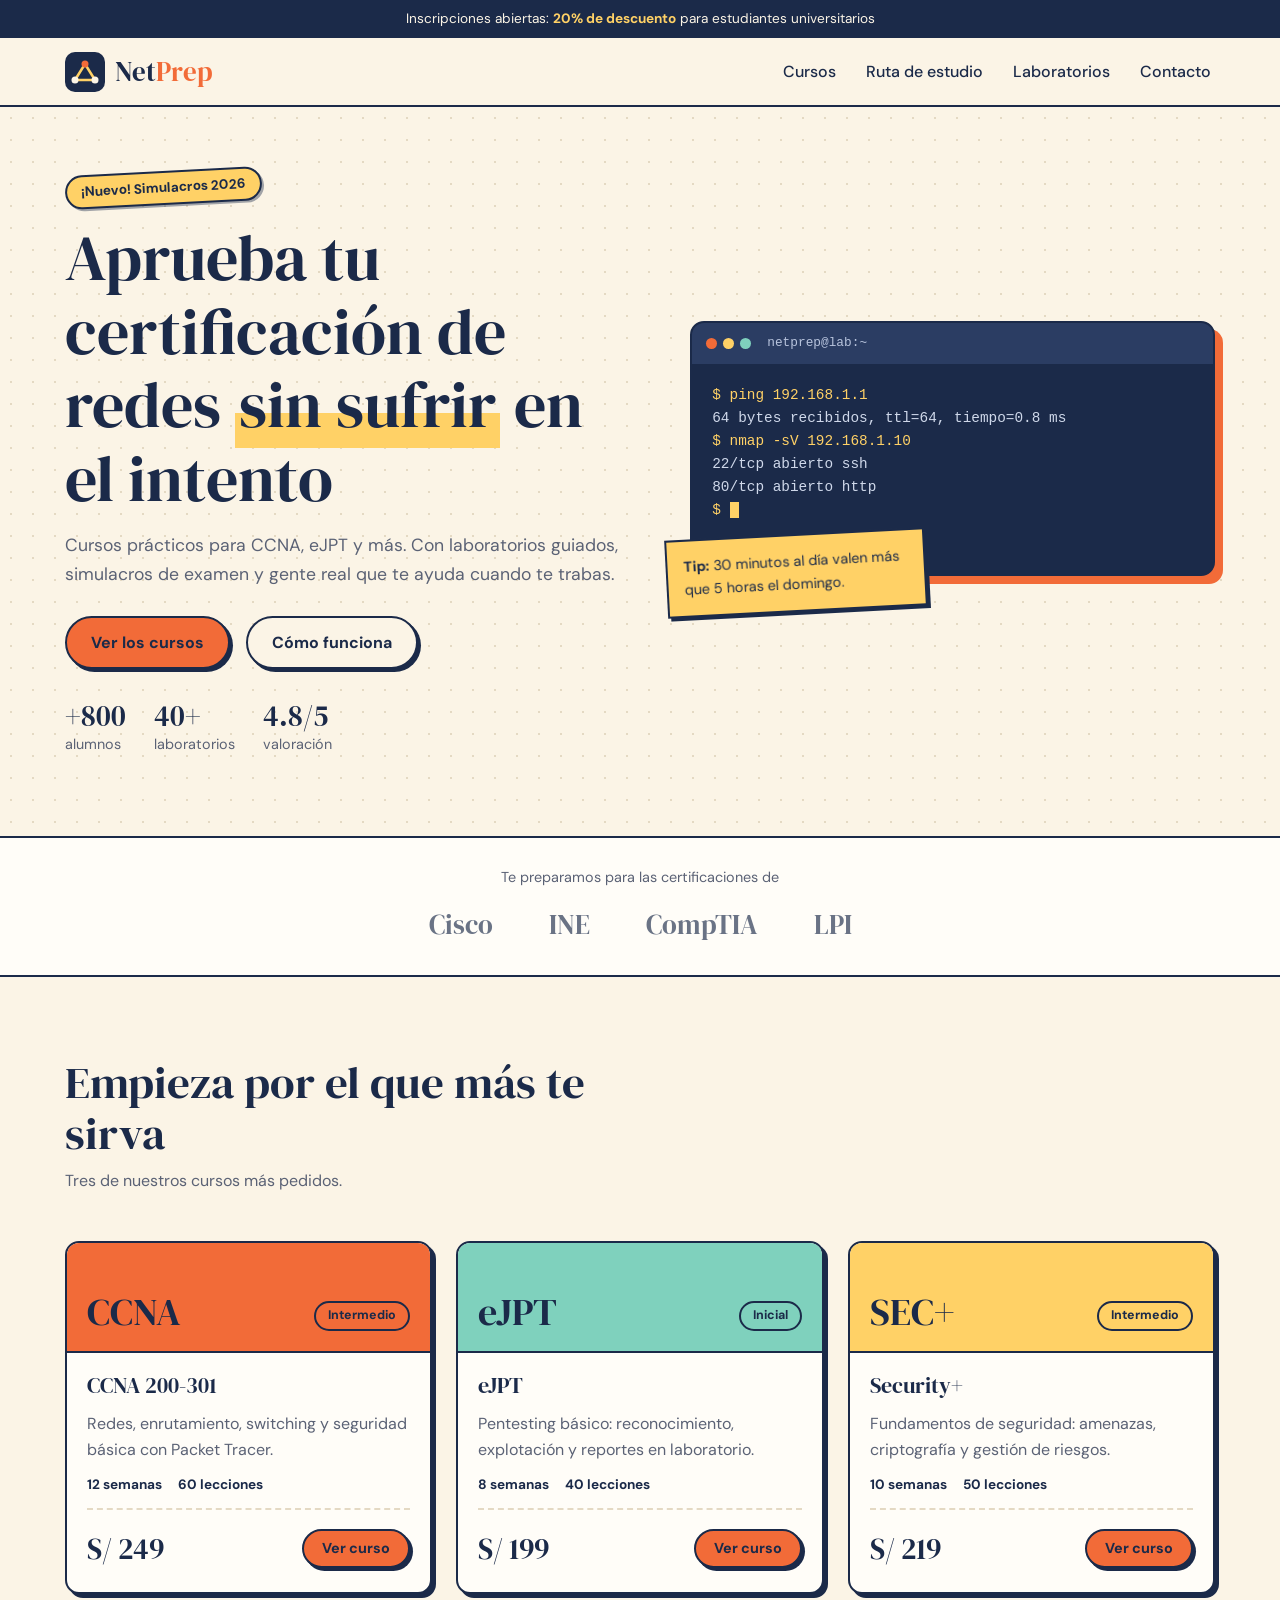
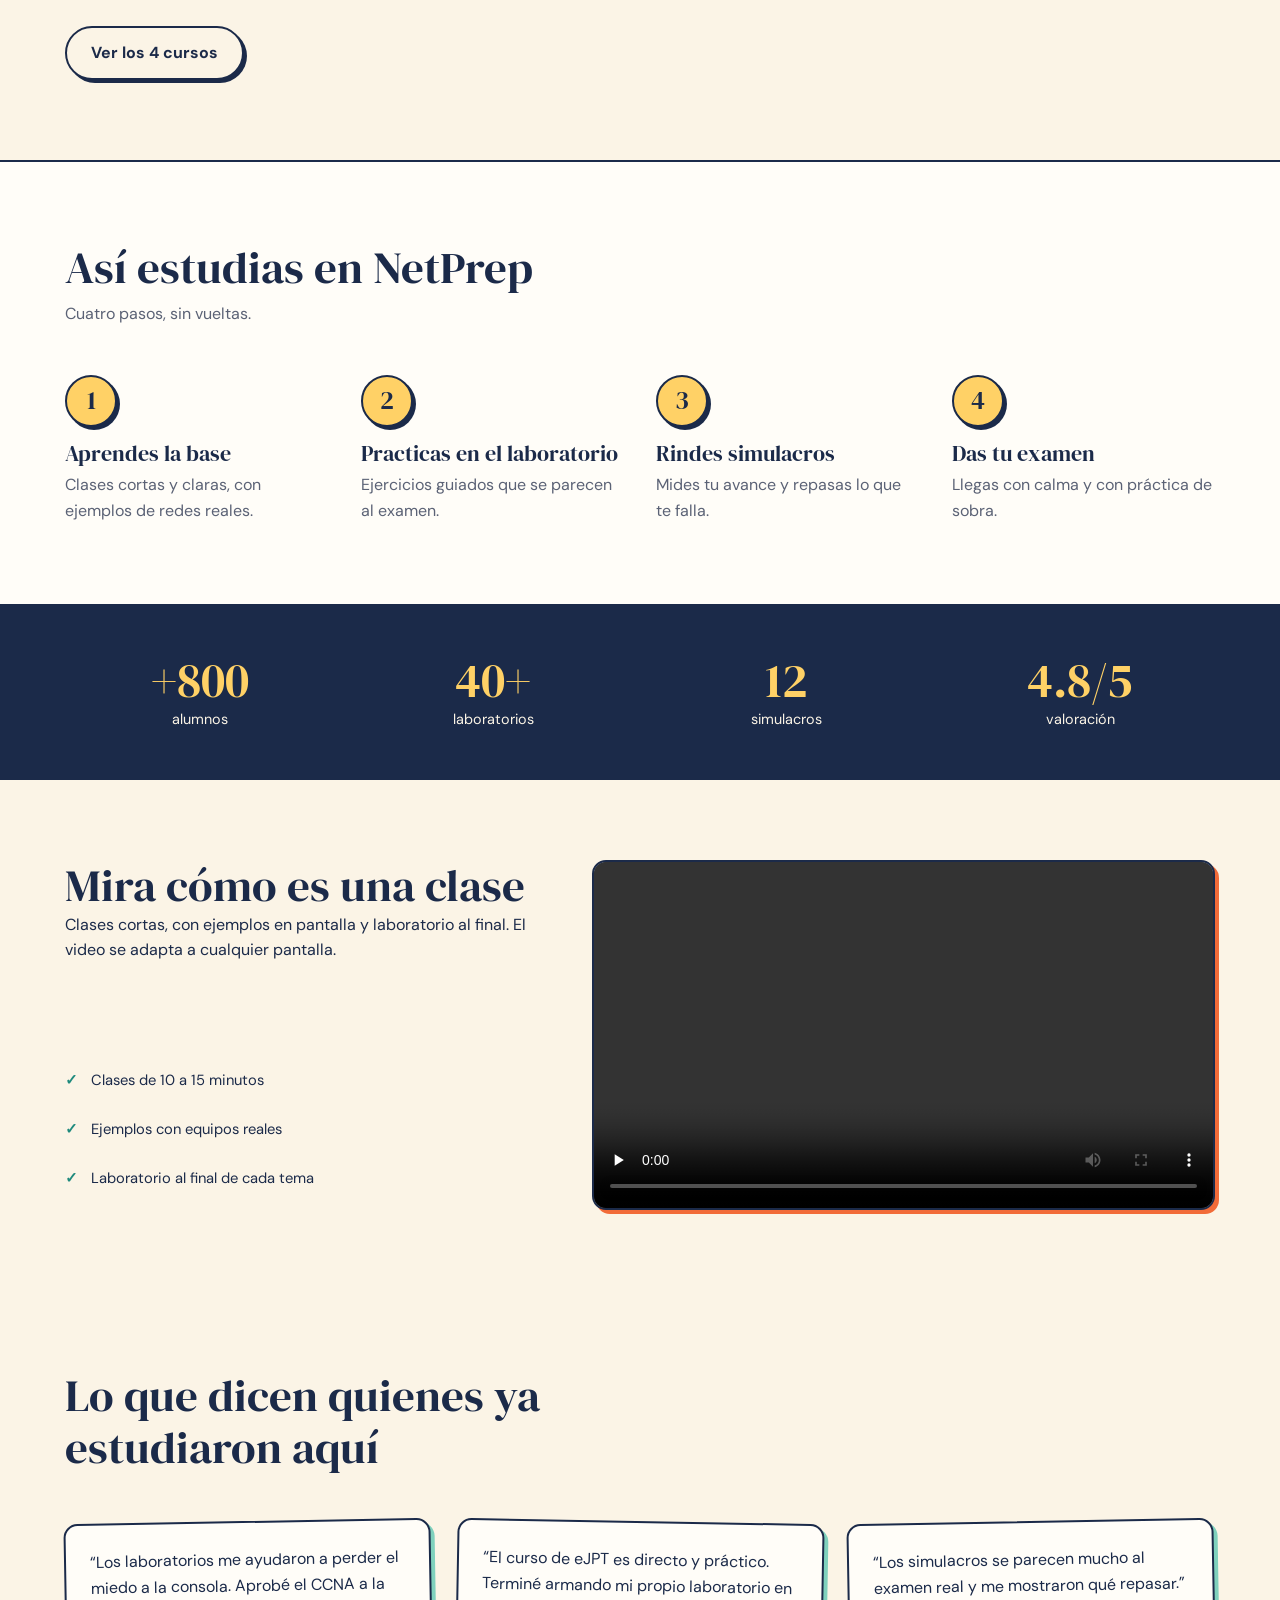
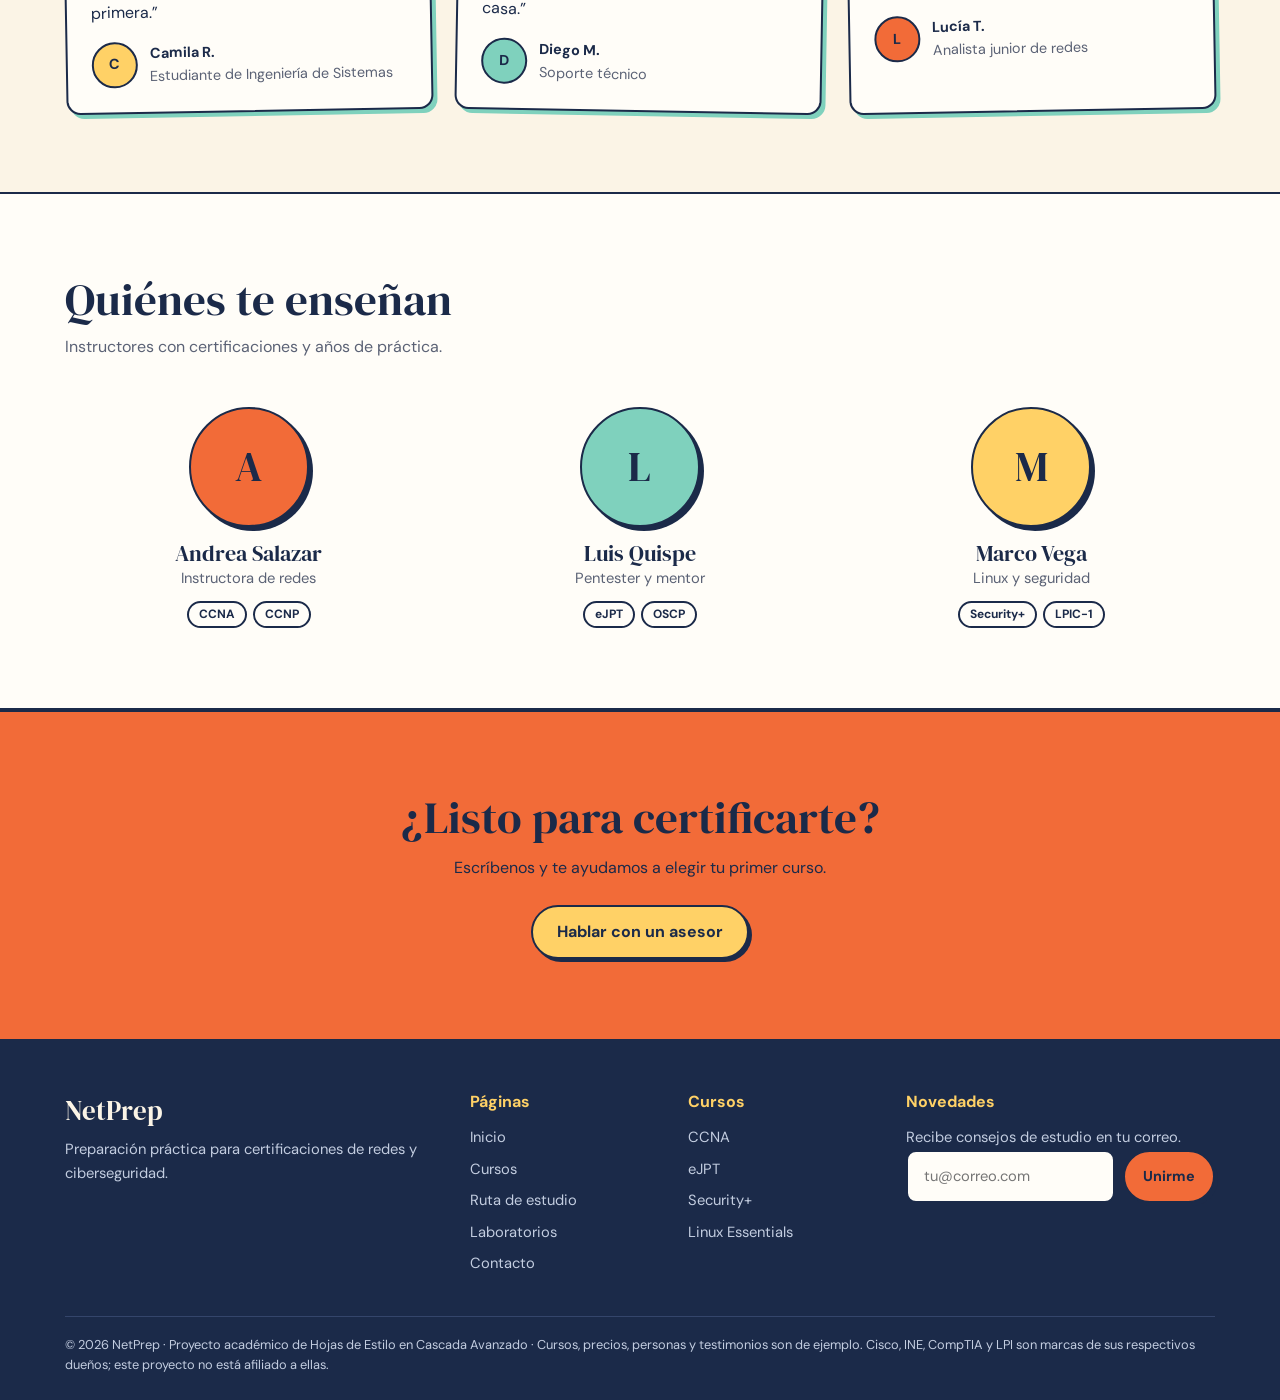
<file: netprep/index.html>
<!DOCTYPE html>
<html lang="es">
<head>
  <meta charset="UTF-8">
  <!-- El viewport hace que la página se vea bien en el celular -->
  <meta name="viewport" content="width=device-width, initial-scale=1.0">
  <title>Cursos de preparación CCNA, eJPT y más | NetPrep</title>
  <link rel="stylesheet" href="https://fonts.googleapis.com/css2?family=DM+Sans:wght@400;500;700&family=DM+Serif+Display&display=swap">
  <link rel="stylesheet" href="css/botones.css"> <!-- botones y pegatinas (LESS) -->
  <link rel="stylesheet" href="css/style.css">   <!-- el resto de estilos (SASS) -->
</head>
<body>

<!-- Barra de aviso de arriba -->
<div class="aviso">Inscripciones abiertas: <strong>20% de descuento</strong> para estudiantes universitarios</div>

<!-- ========== CABECERA (es igual en todas las páginas) ========== -->
<header class="header">
  <nav class="contenedor nav">
    <!-- El logo es un dibujo SVG: tres nodos conectados, como una red -->
    <a href="index.html" class="logo">
      <svg viewBox="0 0 40 40" width="40" height="40" aria-hidden="true">
        <rect width="40" height="40" rx="10" fill="#1b2a49"/>
        <path d="M10 28 L20 12 L30 28 Z" fill="none" stroke="#ffd166" stroke-width="2.5" stroke-linejoin="round"/>
        <circle cx="10" cy="28" r="3.5" fill="#fbf4e6"/>
        <circle cx="20" cy="12" r="3.5" fill="#f26b38" class="nodo"/>
        <circle cx="30" cy="28" r="3.5" fill="#fbf4e6"/>
      </svg>
      <span>Net<b>Prep</b></span>
    </a>
    <ul class="menu"><li><a href="cursos.html">Cursos</a></li><li><a href="ruta.html">Ruta de estudio</a></li><li><a href="laboratorios.html">Laboratorios</a></li><li><a href="contacto.html">Contacto</a></li></ul>
  </nav>
</header>

<main>
  <!-- ========== INICIO ========== -->
  <section class="hero">
    <div class="contenedor hero-grid">
      <div class="hero-texto">
        <span class="pegatina">¡Nuevo! Simulacros 2026</span>
        <h1>Aprueba tu certificación de redes <span class="marcador">sin sufrir</span> en el intento</h1>
        <p>Cursos prácticos para CCNA, eJPT y más. Con laboratorios guiados, simulacros de examen y gente real que te ayuda cuando te trabas.</p>
        <div class="botones">
          <a href="cursos.html" class="btn">Ver los cursos</a>
          <a href="ruta.html" class="btn-contorno">Cómo funciona</a>
        </div>
        <ul class="mini-datos">
          <li><strong>+800</strong>alumnos</li>
          <li><strong>40+</strong>laboratorios</li>
          <li><strong>4.8/5</strong>valoración</li>
        </ul>
      </div>
      <div class="hero-visual">
        <!-- Terminal de adorno: cada línea aparece con un retraso -->
        <div class="terminal" aria-hidden="true">
          <div class="barra"><span></span><span></span><span></span><p>netprep@lab:~</p></div>
          <div class="cuerpo">
            <p class="linea l1">$ ping 192.168.1.1</p>
            <p class="linea l2">64 bytes recibidos, ttl=64, tiempo=0.8 ms</p>
            <p class="linea l3">$ nmap -sV 192.168.1.10</p>
            <p class="linea l4">22/tcp  abierto  ssh</p>
            <p class="linea l5">80/tcp  abierto  http</p>
            <p class="linea l6">$ <span class="cursor"></span></p>
          </div>
        </div>
        <p class="nota-adhesiva"><strong>Tip:</strong> 30 minutos al día valen más que 5 horas el domingo.</p>
      </div>
    </div>
  </section>

  <!-- ========== MARCAS ==========
       Para poner los logos reales: guárdalos en img/logos/ y cambia cada <li> por
       <li><img src="img/logos/cisco.svg" alt="Cisco"></li> -->
  <section class="marcas">
    <div class="contenedor">
      <p>Te preparamos para las certificaciones de</p>
      <ul><li>Cisco</li><li>INE</li><li>CompTIA</li><li>LPI</li></ul>
    </div>
  </section>

  <!-- ========== CURSOS ========== -->
  <section>
    <div class="contenedor">
      <div class="titulo-seccion"><h2>Empieza por el que más te sirva</h2><p>Tres de nuestros cursos más pedidos.</p></div>
      <div class="grid-3">
        <article class="curso">
          <div class="curso-cabecera naranja"><span class="sigla">CCNA</span><span class="nivel">Intermedio</span></div>
          <div class="curso-cuerpo">
            <h3>CCNA 200-301</h3>
            <p>Redes, enrutamiento, switching y seguridad básica con Packet Tracer.</p>
            <ul class="datos"><li>12 semanas</li><li>60 lecciones</li></ul>
            <div class="pie"><span class="precio">S/ 249</span><a href="cursos.html#ccna" class="btn btn-sm">Ver curso</a></div>
          </div>
        </article>
        <article class="curso">
          <div class="curso-cabecera verde"><span class="sigla">eJPT</span><span class="nivel">Inicial</span></div>
          <div class="curso-cuerpo">
            <h3>eJPT</h3>
            <p>Pentesting básico: reconocimiento, explotación y reportes en laboratorio.</p>
            <ul class="datos"><li>8 semanas</li><li>40 lecciones</li></ul>
            <div class="pie"><span class="precio">S/ 199</span><a href="cursos.html#ejpt" class="btn btn-sm">Ver curso</a></div>
          </div>
        </article>
        <article class="curso">
          <div class="curso-cabecera amarillo"><span class="sigla">SEC+</span><span class="nivel">Intermedio</span></div>
          <div class="curso-cuerpo">
            <h3>Security+</h3>
            <p>Fundamentos de seguridad: amenazas, criptografía y gestión de riesgos.</p>
            <ul class="datos"><li>10 semanas</li><li>50 lecciones</li></ul>
            <div class="pie"><span class="precio">S/ 219</span><a href="cursos.html#secplus" class="btn btn-sm">Ver curso</a></div>
          </div>
        </article>
      </div>
      <p style="margin-top:32px"><a href="cursos.html" class="btn-contorno">Ver los 4 cursos</a></p>
    </div>
  </section>

  <!-- ========== CÓMO ESTUDIAS ========== -->
  <section class="franja">
    <div class="contenedor">
      <div class="titulo-seccion"><h2>Así estudias en NetPrep</h2><p>Cuatro pasos, sin vueltas.</p></div>
      <div class="pasos"><div class="paso"><span class="num">1</span><h3>Aprendes la base</h3><p>Clases cortas y claras, con ejemplos de redes reales.</p></div><div class="paso"><span class="num">2</span><h3>Practicas en el laboratorio</h3><p>Ejercicios guiados que se parecen al examen.</p></div><div class="paso"><span class="num">3</span><h3>Rindes simulacros</h3><p>Mides tu avance y repasas lo que te falla.</p></div><div class="paso"><span class="num">4</span><h3>Das tu examen</h3><p>Llegas con calma y con práctica de sobra.</p></div></div>
    </div>
  </section>

  <!-- ========== NÚMEROS ========== -->
  <section class="numeros azul">
    <div class="contenedor">
      <div><strong>+800</strong><span>alumnos</span></div>
      <div><strong>40+</strong><span>laboratorios</span></div>
      <div><strong>12</strong><span>simulacros</span></div>
      <div><strong>4.8/5</strong><span>valoración</span></div>
    </div>
  </section>

  <!-- ========== VIDEO (multimedia responsiva) ========== -->
  <section>
    <div class="contenedor video-bloque">
      <div class="texto-video">
        <h2>Mira cómo es una clase</h2>
        <p>Clases cortas, con ejemplos en pantalla y laboratorio al final. El video se adapta a cualquier pantalla.</p>
      </div>
      <!-- Pon tu video en la carpeta media/ con el nombre clase.mp4 -->
      <div class="video"><video controls preload="none"><source src="clase.mp4" type="video/mp4">Tu navegador no soporta video.</video></div>
      <ul class="lista-check"><li>Clases de 10 a 15 minutos</li><li>Ejemplos con equipos reales</li><li>Laboratorio al final de cada tema</li></ul>
    </div>
  </section>

  <!-- ========== TESTIMONIOS ========== -->
  <section>
    <div class="contenedor">
      <div class="titulo-seccion"><h2>Lo que dicen quienes ya estudiaron aquí</h2></div>
      <div class="grid-3"><figure class="testimonio"><blockquote>“Los laboratorios me ayudaron a perder el miedo a la consola. Aprobé el CCNA a la primera.”</blockquote><figcaption class="autor"><span class="avatar amarillo">C</span><div><strong>Camila R.</strong>Estudiante de Ingeniería de Sistemas</div></figcaption></figure><figure class="testimonio"><blockquote>“El curso de eJPT es directo y práctico. Terminé armando mi propio laboratorio en casa.”</blockquote><figcaption class="autor"><span class="avatar verde">D</span><div><strong>Diego M.</strong>Soporte técnico</div></figcaption></figure><figure class="testimonio"><blockquote>“Los simulacros se parecen mucho al examen real y me mostraron qué repasar.”</blockquote><figcaption class="autor"><span class="avatar naranja">L</span><div><strong>Lucía T.</strong>Analista junior de redes</div></figcaption></figure></div>
    </div>
  </section>

  <!-- ========== EQUIPO ========== -->
  <section class="franja">
    <div class="contenedor">
      <div class="titulo-seccion"><h2>Quiénes te enseñan</h2><p>Instructores con certificaciones y años de práctica.</p></div>
      <div class="grid-3"><div class="persona"><div class="foto naranja">A</div><h3>Andrea Salazar</h3><p>Instructora de redes</p><div class="certs"><span>CCNA</span><span>CCNP</span></div></div><div class="persona"><div class="foto verde">L</div><h3>Luis Quispe</h3><p>Pentester y mentor</p><div class="certs"><span>eJPT</span><span>OSCP</span></div></div><div class="persona"><div class="foto amarillo">M</div><h3>Marco Vega</h3><p>Linux y seguridad</p><div class="certs"><span>Security+</span><span>LPIC-1</span></div></div></div>
    </div>
  </section>

  <section class="cta naranja"><div class="contenedor"><h2>¿Listo para certificarte?</h2><p>Escríbenos y te ayudamos a elegir tu primer curso.</p><a href="contacto.html" class="btn-claro">Hablar con un asesor</a></div></section>
</main>

<!-- ========== PIE DE PÁGINA (es igual en todas las páginas) ========== -->
<footer class="pie-pagina">
  <div class="contenedor">
    <div class="cols">
      <div><p class="nombre">NetPrep</p><p>Preparación práctica para certificaciones de redes y ciberseguridad.</p></div>
      <div><h4>Páginas</h4><a href="index.html">Inicio</a><a href="cursos.html">Cursos</a><a href="ruta.html">Ruta de estudio</a><a href="laboratorios.html">Laboratorios</a><a href="contacto.html">Contacto</a></div>
      <div><h4>Cursos</h4><a href="cursos.html#ccna">CCNA</a><a href="cursos.html#ejpt">eJPT</a><a href="cursos.html#secplus">Security+</a><a href="cursos.html#linux">Linux Essentials</a></div>
      <div><h4>Novedades</h4><p>Recibe consejos de estudio en tu correo.</p>
        <form onsubmit="return false"><input type="email" placeholder="tu@correo.com"><button class="btn btn-sm">Unirme</button></form></div>
    </div>
    <p class="legal">© 2026 NetPrep · Proyecto académico de Hojas de Estilo en Cascada Avanzado · Cursos, precios, personas y testimonios son de ejemplo. Cisco, INE, CompTIA y LPI son marcas de sus respectivos dueños; este proyecto no está afiliado a ellas.</p>
  </div>
</footer>

</body>
</html>
</file>
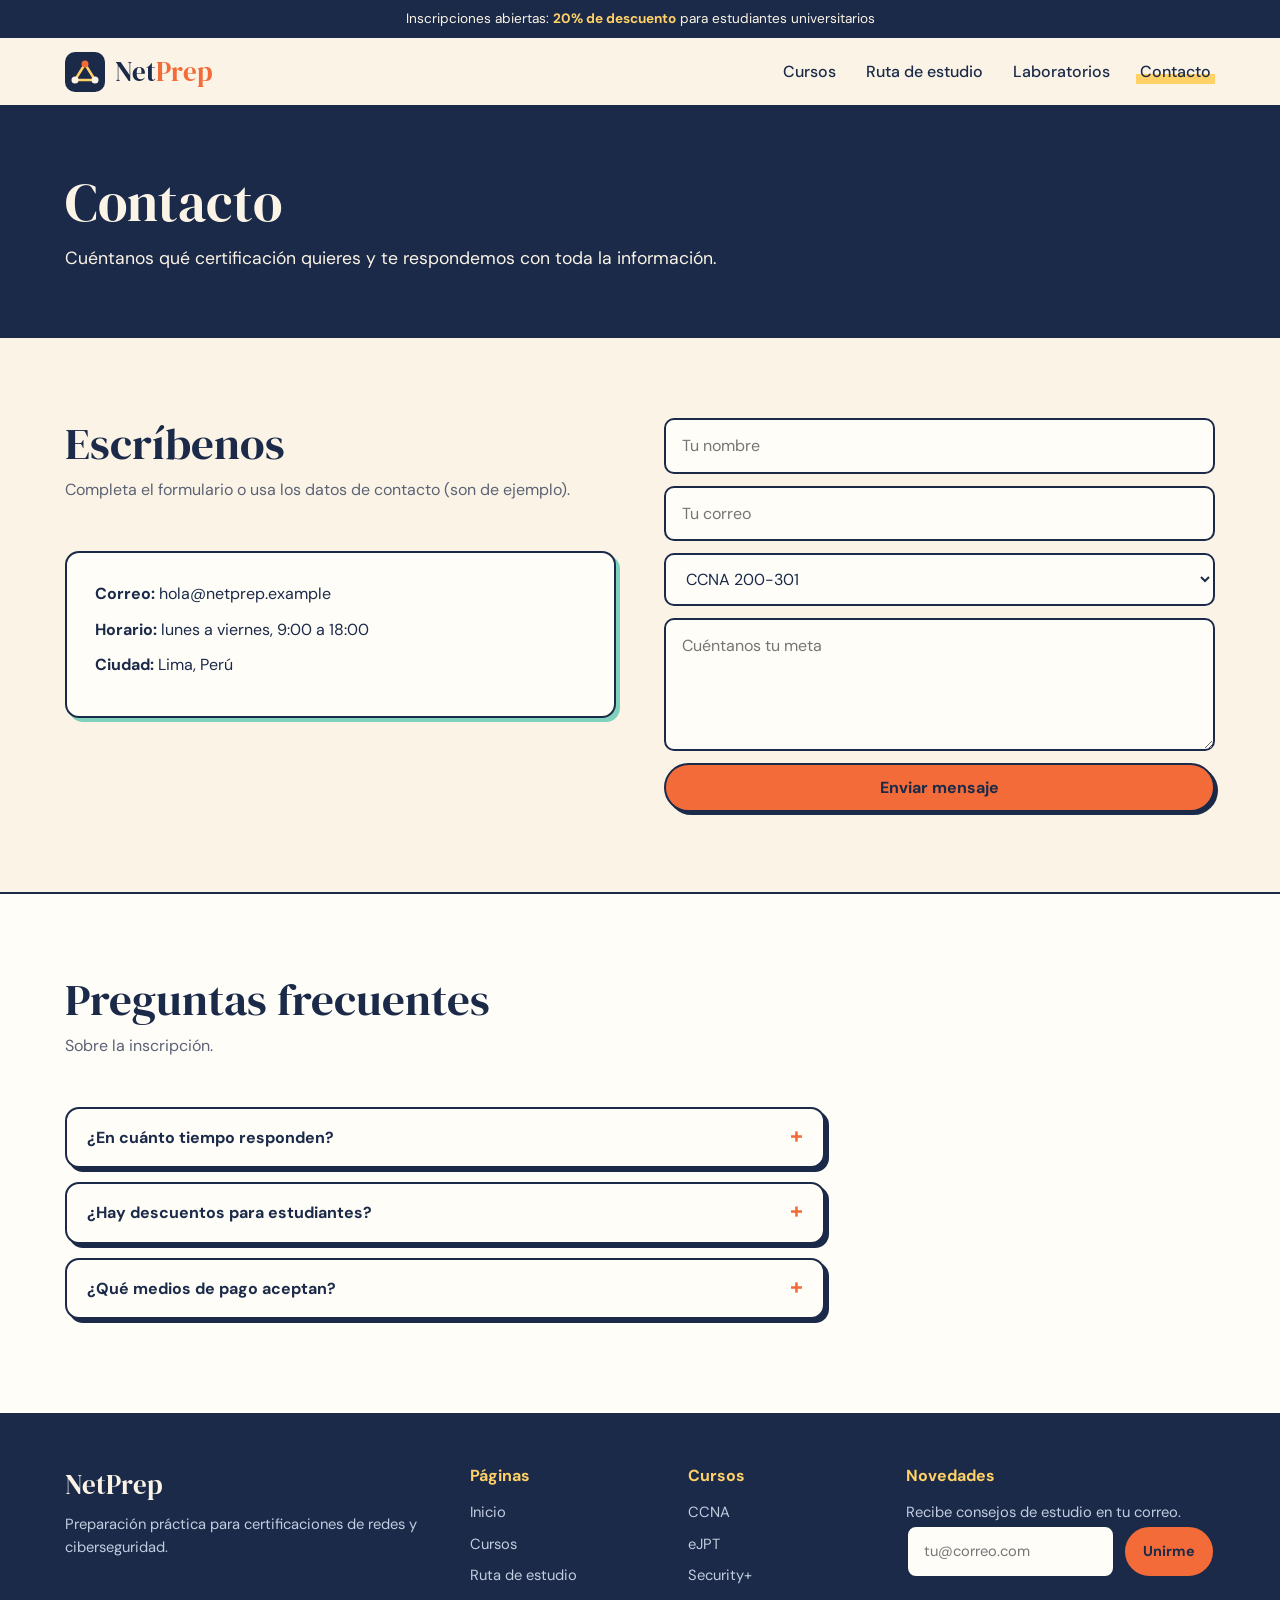
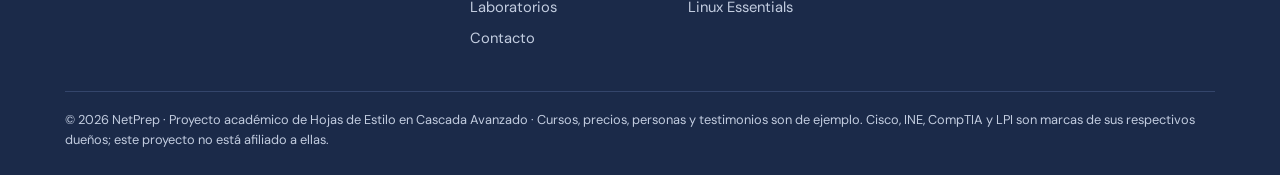
<file: netprep/contacto.html>
<!DOCTYPE html>
<html lang="es">
<head>
  <meta charset="UTF-8">
  <!-- El viewport hace que la página se vea bien en el celular -->
  <meta name="viewport" content="width=device-width, initial-scale=1.0">
  <title>Contacto | NetPrep</title>
  <link rel="stylesheet" href="https://fonts.googleapis.com/css2?family=DM+Sans:wght@400;500;700&family=DM+Serif+Display&display=swap">
  <link rel="stylesheet" href="css/botones.css"> <!-- botones y pegatinas (LESS) -->
  <link rel="stylesheet" href="css/style.css">   <!-- el resto de estilos (SASS) -->
</head>
<body>

<!-- Barra de aviso de arriba -->
<div class="aviso">Inscripciones abiertas: <strong>20% de descuento</strong> para estudiantes universitarios</div>

<!-- ========== CABECERA (es igual en todas las páginas) ========== -->
<header class="header">
  <nav class="contenedor nav">
    <!-- El logo es un dibujo SVG: tres nodos conectados, como una red -->
    <a href="index.html" class="logo">
      <svg viewBox="0 0 40 40" width="40" height="40" aria-hidden="true">
        <rect width="40" height="40" rx="10" fill="#1b2a49"/>
        <path d="M10 28 L20 12 L30 28 Z" fill="none" stroke="#ffd166" stroke-width="2.5" stroke-linejoin="round"/>
        <circle cx="10" cy="28" r="3.5" fill="#fbf4e6"/>
        <circle cx="20" cy="12" r="3.5" fill="#f26b38" class="nodo"/>
        <circle cx="30" cy="28" r="3.5" fill="#fbf4e6"/>
      </svg>
      <span>Net<b>Prep</b></span>
    </a>
    <ul class="menu"><li><a href="cursos.html">Cursos</a></li><li><a href="ruta.html">Ruta de estudio</a></li><li><a href="laboratorios.html">Laboratorios</a></li><li><a href="contacto.html" class="activo">Contacto</a></li></ul>
  </nav>
</header>

<main>
<section class="cabecera-pagina azul"><div class="contenedor"><h1>Contacto</h1><p>Cuéntanos qué certificación quieres y te respondemos con toda la información.</p></div></section>
  <section>
    <div class="contenedor contacto-grid">
      <div>
        <div class="titulo-seccion"><h2>Escríbenos</h2><p>Completa el formulario o usa los datos de contacto (son de ejemplo).</p></div>
        <div class="contacto-info">
          <ul>
            <li><strong>Correo:</strong> hola@netprep.example</li>
            <li><strong>Horario:</strong> lunes a viernes, 9:00 a 18:00</li>
            <li><strong>Ciudad:</strong> Lima, Perú</li>
          </ul>
        </div>
      </div>
      <form onsubmit="return false">
        <input type="text" placeholder="Tu nombre" required>
        <input type="email" placeholder="Tu correo" required>
        <select><option>CCNA 200-301</option><option>eJPT</option><option>Security+</option><option>Linux Essentials</option><option>Plan completo</option></select>
        <textarea rows="4" placeholder="Cuéntanos tu meta"></textarea>
        <button class="btn">Enviar mensaje</button>
      </form>
    </div>
  </section>

  <section class="franja">
    <div class="contenedor">
      <div class="titulo-seccion"><h2>Preguntas frecuentes</h2><p>Sobre la inscripción.</p></div>
      <div class="faq"><details><summary>¿En cuánto tiempo responden?</summary><p>Respondemos en un máximo de 24 horas hábiles.</p></details><details><summary>¿Hay descuentos para estudiantes?</summary><p>Sí, ofrecemos descuentos para estudiantes universitarios con carné vigente.</p></details><details><summary>¿Qué medios de pago aceptan?</summary><p>Tarjeta, transferencia bancaria y billeteras digitales.</p></details></div>
    </div>
  </section>
</main>

<!-- ========== PIE DE PÁGINA (es igual en todas las páginas) ========== -->
<footer class="pie-pagina">
  <div class="contenedor">
    <div class="cols">
      <div><p class="nombre">NetPrep</p><p>Preparación práctica para certificaciones de redes y ciberseguridad.</p></div>
      <div><h4>Páginas</h4><a href="index.html">Inicio</a><a href="cursos.html">Cursos</a><a href="ruta.html">Ruta de estudio</a><a href="laboratorios.html">Laboratorios</a><a href="contacto.html">Contacto</a></div>
      <div><h4>Cursos</h4><a href="cursos.html#ccna">CCNA</a><a href="cursos.html#ejpt">eJPT</a><a href="cursos.html#secplus">Security+</a><a href="cursos.html#linux">Linux Essentials</a></div>
      <div><h4>Novedades</h4><p>Recibe consejos de estudio en tu correo.</p>
        <form onsubmit="return false"><input type="email" placeholder="tu@correo.com"><button class="btn btn-sm">Unirme</button></form></div>
    </div>
    <p class="legal">© 2026 NetPrep · Proyecto académico de Hojas de Estilo en Cascada Avanzado · Cursos, precios, personas y testimonios son de ejemplo. Cisco, INE, CompTIA y LPI son marcas de sus respectivos dueños; este proyecto no está afiliado a ellas.</p>
  </div>
</footer>

</body>
</html>
</file>
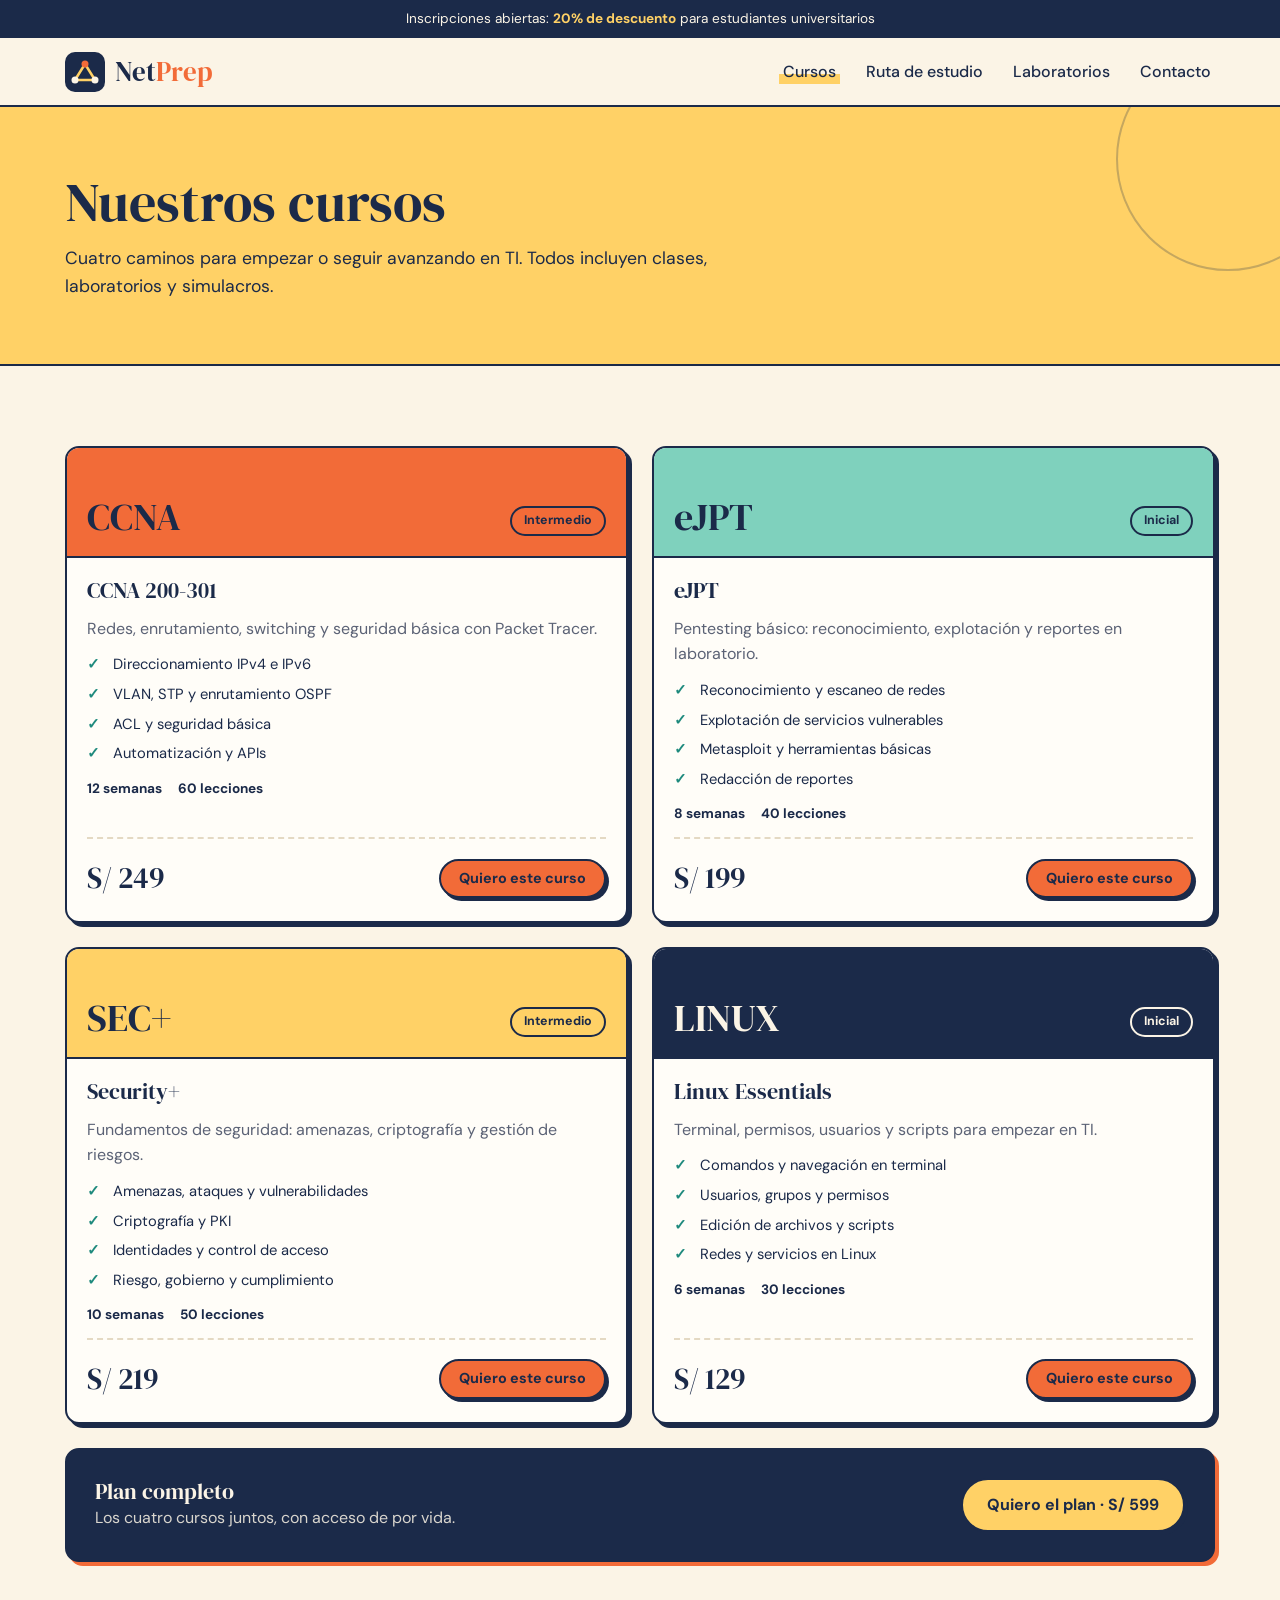
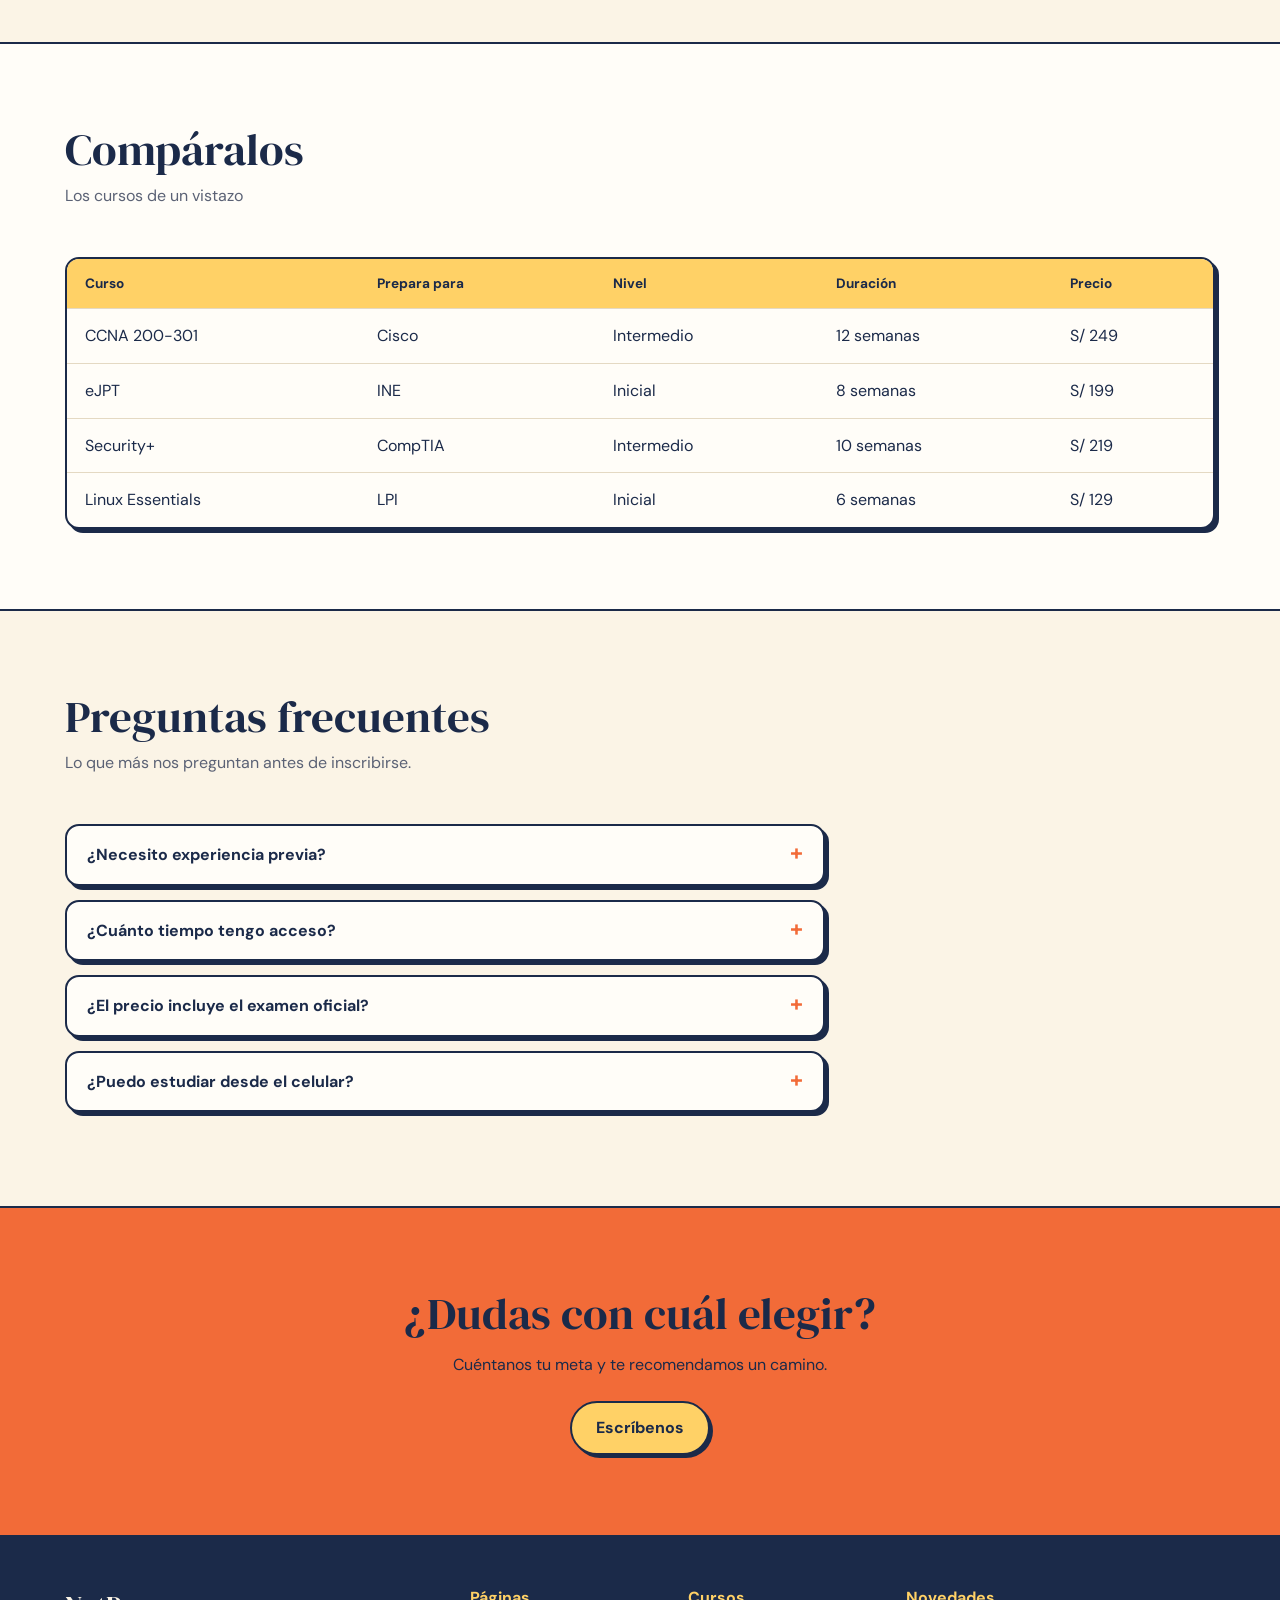
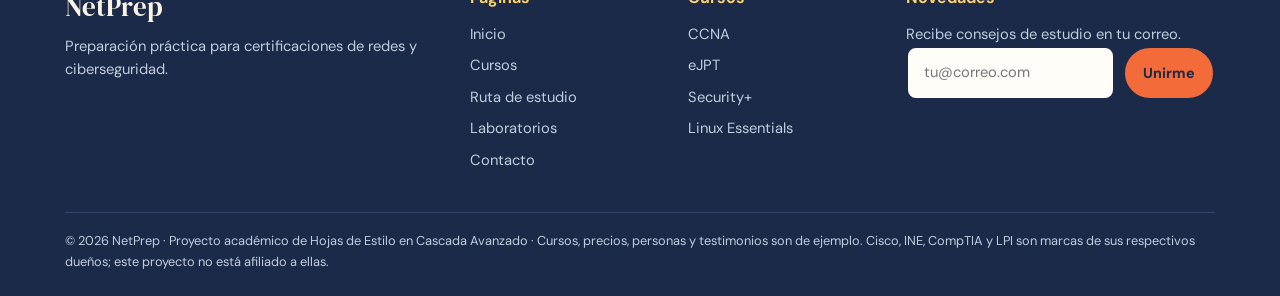
<file: netprep/cursos.html>
<!DOCTYPE html>
<html lang="es">
<head>
  <meta charset="UTF-8">
  <!-- El viewport hace que la página se vea bien en el celular -->
  <meta name="viewport" content="width=device-width, initial-scale=1.0">
  <title>Cursos | NetPrep</title>
  <link rel="stylesheet" href="https://fonts.googleapis.com/css2?family=DM+Sans:wght@400;500;700&family=DM+Serif+Display&display=swap">
  <link rel="stylesheet" href="css/botones.css"> <!-- botones y pegatinas (LESS) -->
  <link rel="stylesheet" href="css/style.css">   <!-- el resto de estilos (SASS) -->
</head>
<body>

<!-- Barra de aviso de arriba -->
<div class="aviso">Inscripciones abiertas: <strong>20% de descuento</strong> para estudiantes universitarios</div>

<!-- ========== CABECERA (es igual en todas las páginas) ========== -->
<header class="header">
  <nav class="contenedor nav">
    <!-- El logo es un dibujo SVG: tres nodos conectados, como una red -->
    <a href="index.html" class="logo">
      <svg viewBox="0 0 40 40" width="40" height="40" aria-hidden="true">
        <rect width="40" height="40" rx="10" fill="#1b2a49"/>
        <path d="M10 28 L20 12 L30 28 Z" fill="none" stroke="#ffd166" stroke-width="2.5" stroke-linejoin="round"/>
        <circle cx="10" cy="28" r="3.5" fill="#fbf4e6"/>
        <circle cx="20" cy="12" r="3.5" fill="#f26b38" class="nodo"/>
        <circle cx="30" cy="28" r="3.5" fill="#fbf4e6"/>
      </svg>
      <span>Net<b>Prep</b></span>
    </a>
    <ul class="menu"><li><a href="cursos.html" class="activo">Cursos</a></li><li><a href="ruta.html">Ruta de estudio</a></li><li><a href="laboratorios.html">Laboratorios</a></li><li><a href="contacto.html">Contacto</a></li></ul>
  </nav>
</header>

<main>
<section class="cabecera-pagina amarillo"><div class="contenedor"><h1>Nuestros cursos</h1><p>Cuatro caminos para empezar o seguir avanzando en TI. Todos incluyen clases, laboratorios y simulacros.</p></div></section>
  <section>
    <div class="contenedor">
      <div class="grid-2">
        <article class="curso" id="ccna">
          <div class="curso-cabecera naranja"><span class="sigla">CCNA</span><span class="nivel">Intermedio</span></div>
          <div class="curso-cuerpo">
            <h3>CCNA 200-301</h3>
            <p>Redes, enrutamiento, switching y seguridad básica con Packet Tracer.</p><ul class="lista-check"><li>Direccionamiento IPv4 e IPv6</li><li>VLAN, STP y enrutamiento OSPF</li><li>ACL y seguridad básica</li><li>Automatización y APIs</li></ul>
            <ul class="datos"><li>12 semanas</li><li>60 lecciones</li></ul>
            <div class="pie"><span class="precio">S/ 249</span><a href="contacto.html" class="btn btn-sm">Quiero este curso</a></div>
          </div>
        </article>
        <article class="curso" id="ejpt">
          <div class="curso-cabecera verde"><span class="sigla">eJPT</span><span class="nivel">Inicial</span></div>
          <div class="curso-cuerpo">
            <h3>eJPT</h3>
            <p>Pentesting básico: reconocimiento, explotación y reportes en laboratorio.</p><ul class="lista-check"><li>Reconocimiento y escaneo de redes</li><li>Explotación de servicios vulnerables</li><li>Metasploit y herramientas básicas</li><li>Redacción de reportes</li></ul>
            <ul class="datos"><li>8 semanas</li><li>40 lecciones</li></ul>
            <div class="pie"><span class="precio">S/ 199</span><a href="contacto.html" class="btn btn-sm">Quiero este curso</a></div>
          </div>
        </article>
        <article class="curso" id="secplus">
          <div class="curso-cabecera amarillo"><span class="sigla">SEC+</span><span class="nivel">Intermedio</span></div>
          <div class="curso-cuerpo">
            <h3>Security+</h3>
            <p>Fundamentos de seguridad: amenazas, criptografía y gestión de riesgos.</p><ul class="lista-check"><li>Amenazas, ataques y vulnerabilidades</li><li>Criptografía y PKI</li><li>Identidades y control de acceso</li><li>Riesgo, gobierno y cumplimiento</li></ul>
            <ul class="datos"><li>10 semanas</li><li>50 lecciones</li></ul>
            <div class="pie"><span class="precio">S/ 219</span><a href="contacto.html" class="btn btn-sm">Quiero este curso</a></div>
          </div>
        </article>
        <article class="curso" id="linux">
          <div class="curso-cabecera azul"><span class="sigla">LINUX</span><span class="nivel">Inicial</span></div>
          <div class="curso-cuerpo">
            <h3>Linux Essentials</h3>
            <p>Terminal, permisos, usuarios y scripts para empezar en TI.</p><ul class="lista-check"><li>Comandos y navegación en terminal</li><li>Usuarios, grupos y permisos</li><li>Edición de archivos y scripts</li><li>Redes y servicios en Linux</li></ul>
            <ul class="datos"><li>6 semanas</li><li>30 lecciones</li></ul>
            <div class="pie"><span class="precio">S/ 129</span><a href="contacto.html" class="btn btn-sm">Quiero este curso</a></div>
          </div>
        </article>
        <!-- Este banner ocupa todas las columnas (grid-column) -->
        <div class="banner azul">
          <div><h3>Plan completo</h3><p>Los cuatro cursos juntos, con acceso de por vida.</p></div>
          <a href="contacto.html" class="btn-claro">Quiero el plan · S/ 599</a>
        </div>
      </div>
    </div>
  </section>

  <section class="franja">
    <div class="contenedor">
      <div class="titulo-seccion"><h2>Compáralos</h2><p>Los cursos de un vistazo</p></div>
      <!-- tabla-wrap deja que la tabla se deslice de lado en el celular -->
      <div class="tabla-wrap">
        <table>
          <thead><tr><th>Curso</th><th>Prepara para</th><th>Nivel</th><th>Duración</th><th>Precio</th></tr></thead>
          <tbody>
            <tr><td>CCNA 200-301</td><td>Cisco</td><td>Intermedio</td><td>12 semanas</td><td>S/ 249</td></tr>
            <tr><td>eJPT</td><td>INE</td><td>Inicial</td><td>8 semanas</td><td>S/ 199</td></tr>
            <tr><td>Security+</td><td>CompTIA</td><td>Intermedio</td><td>10 semanas</td><td>S/ 219</td></tr>
            <tr><td>Linux Essentials</td><td>LPI</td><td>Inicial</td><td>6 semanas</td><td>S/ 129</td></tr>
          </tbody>
        </table>
      </div>
    </div>
  </section>

  <section>
    <div class="contenedor">
      <div class="titulo-seccion"><h2>Preguntas frecuentes</h2><p>Lo que más nos preguntan antes de inscribirse.</p></div>
      <div class="faq"><details><summary>¿Necesito experiencia previa?</summary><p>Linux Essentials y eJPT están pensados para empezar. Para CCNA y Security+ recomendamos tener bases de computación.</p></details><details><summary>¿Cuánto tiempo tengo acceso?</summary><p>El acceso a las clases y laboratorios es de por vida, incluidas las actualizaciones.</p></details><details><summary>¿El precio incluye el examen oficial?</summary><p>No. El examen se paga directamente a cada organización certificadora.</p></details><details><summary>¿Puedo estudiar desde el celular?</summary><p>Sí, la plataforma se adapta a celulares, tablets y computadoras.</p></details></div>
    </div>
  </section>

  <section class="cta naranja"><div class="contenedor"><h2>¿Dudas con cuál elegir?</h2><p>Cuéntanos tu meta y te recomendamos un camino.</p><a href="contacto.html" class="btn-claro">Escríbenos</a></div></section>
</main>

<!-- ========== PIE DE PÁGINA (es igual en todas las páginas) ========== -->
<footer class="pie-pagina">
  <div class="contenedor">
    <div class="cols">
      <div><p class="nombre">NetPrep</p><p>Preparación práctica para certificaciones de redes y ciberseguridad.</p></div>
      <div><h4>Páginas</h4><a href="index.html">Inicio</a><a href="cursos.html">Cursos</a><a href="ruta.html">Ruta de estudio</a><a href="laboratorios.html">Laboratorios</a><a href="contacto.html">Contacto</a></div>
      <div><h4>Cursos</h4><a href="cursos.html#ccna">CCNA</a><a href="cursos.html#ejpt">eJPT</a><a href="cursos.html#secplus">Security+</a><a href="cursos.html#linux">Linux Essentials</a></div>
      <div><h4>Novedades</h4><p>Recibe consejos de estudio en tu correo.</p>
        <form onsubmit="return false"><input type="email" placeholder="tu@correo.com"><button class="btn btn-sm">Unirme</button></form></div>
    </div>
    <p class="legal">© 2026 NetPrep · Proyecto académico de Hojas de Estilo en Cascada Avanzado · Cursos, precios, personas y testimonios son de ejemplo. Cisco, INE, CompTIA y LPI son marcas de sus respectivos dueños; este proyecto no está afiliado a ellas.</p>
  </div>
</footer>

</body>
</html>
</file>
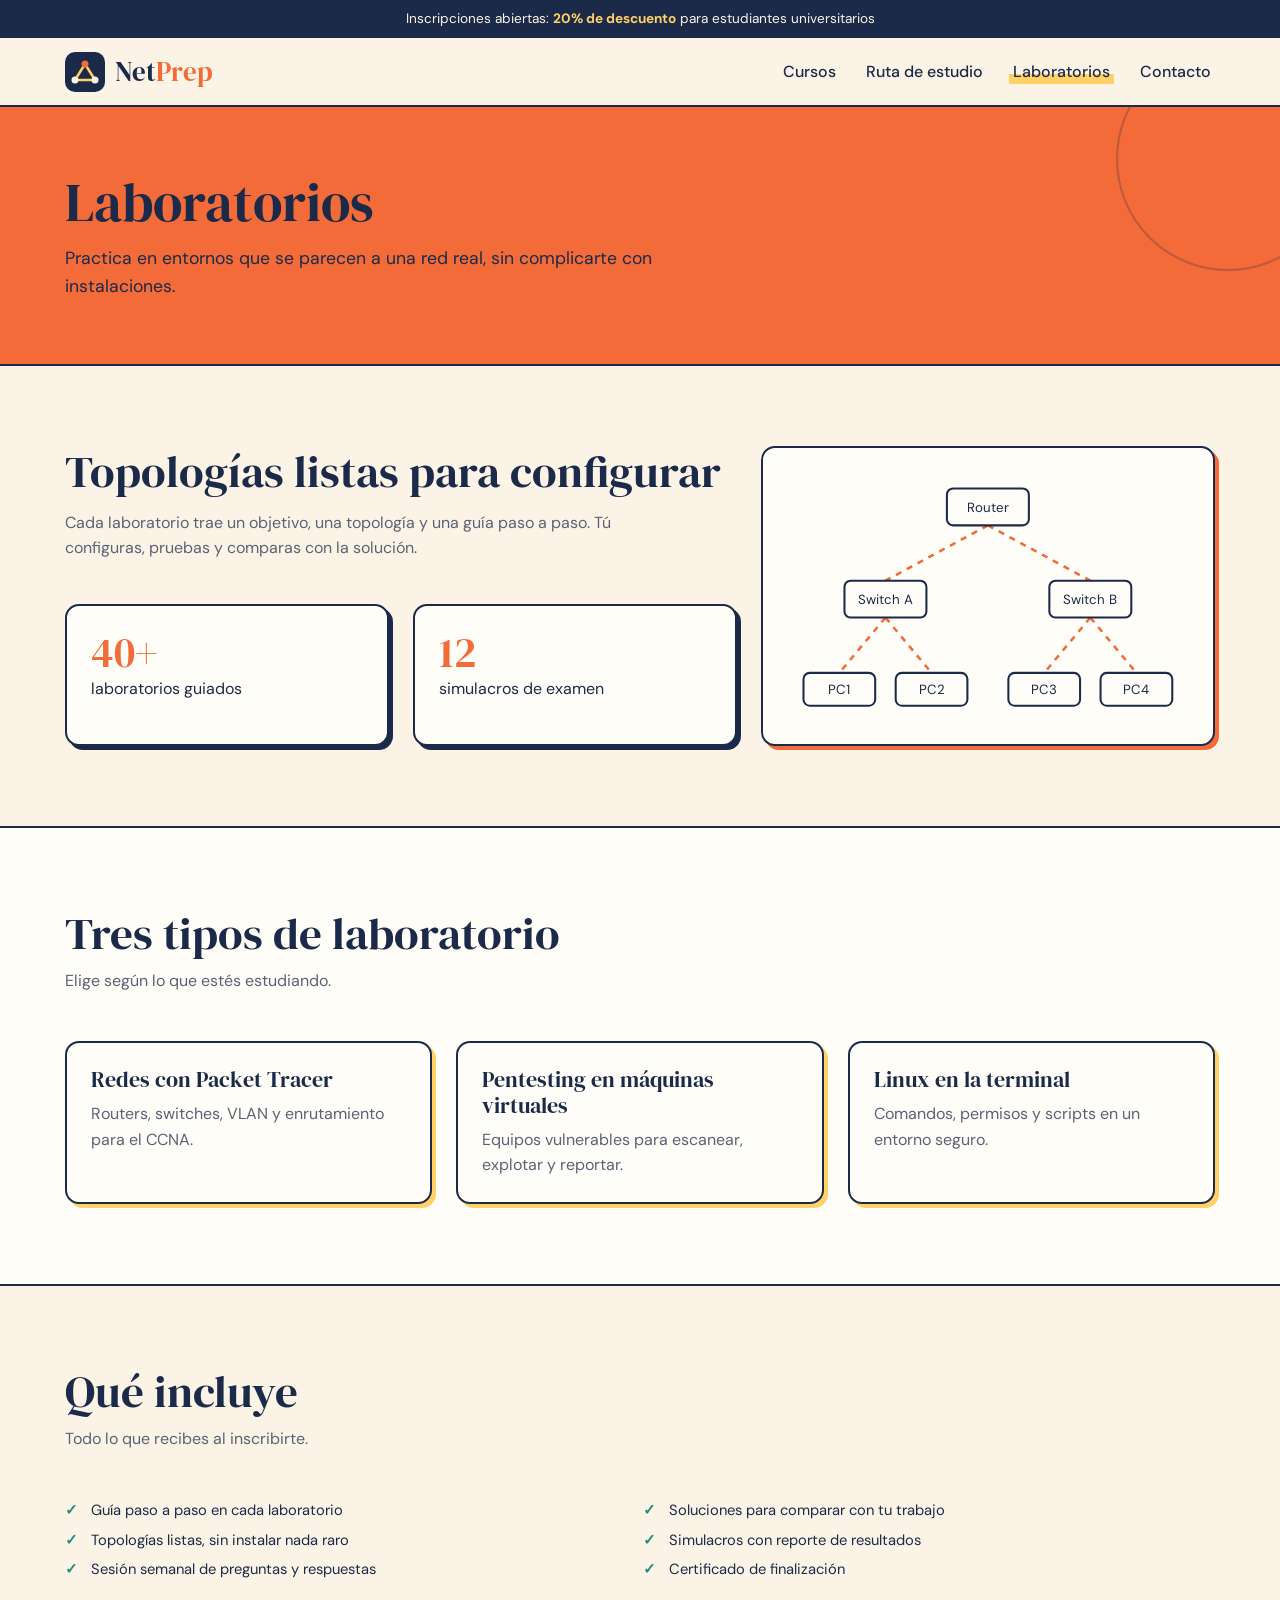
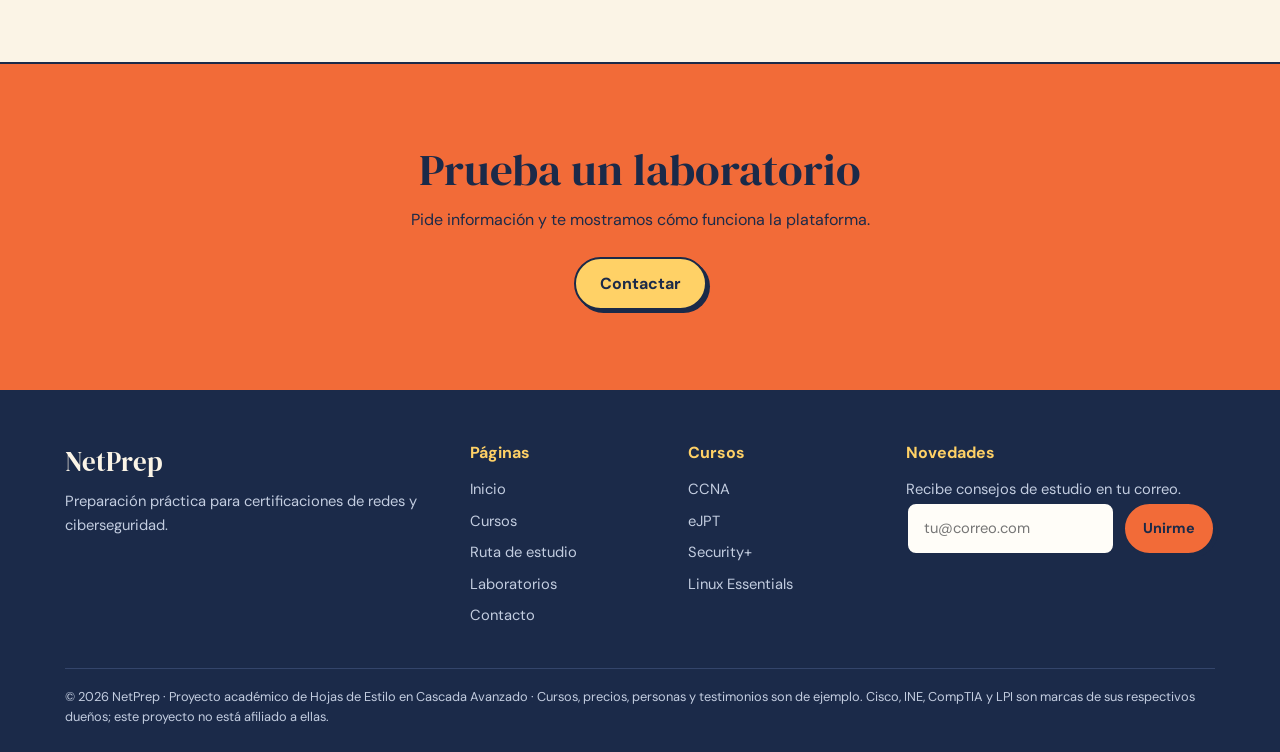
<file: netprep/laboratorios.html>
<!DOCTYPE html>
<html lang="es">
<head>
  <meta charset="UTF-8">
  <!-- El viewport hace que la página se vea bien en el celular -->
  <meta name="viewport" content="width=device-width, initial-scale=1.0">
  <title>Laboratorios | NetPrep</title>
  <link rel="stylesheet" href="https://fonts.googleapis.com/css2?family=DM+Sans:wght@400;500;700&family=DM+Serif+Display&display=swap">
  <link rel="stylesheet" href="css/botones.css"> <!-- botones y pegatinas (LESS) -->
  <link rel="stylesheet" href="css/style.css">   <!-- el resto de estilos (SASS) -->
</head>
<body>

<!-- Barra de aviso de arriba -->
<div class="aviso">Inscripciones abiertas: <strong>20% de descuento</strong> para estudiantes universitarios</div>

<!-- ========== CABECERA (es igual en todas las páginas) ========== -->
<header class="header">
  <nav class="contenedor nav">
    <!-- El logo es un dibujo SVG: tres nodos conectados, como una red -->
    <a href="index.html" class="logo">
      <svg viewBox="0 0 40 40" width="40" height="40" aria-hidden="true">
        <rect width="40" height="40" rx="10" fill="#1b2a49"/>
        <path d="M10 28 L20 12 L30 28 Z" fill="none" stroke="#ffd166" stroke-width="2.5" stroke-linejoin="round"/>
        <circle cx="10" cy="28" r="3.5" fill="#fbf4e6"/>
        <circle cx="20" cy="12" r="3.5" fill="#f26b38" class="nodo"/>
        <circle cx="30" cy="28" r="3.5" fill="#fbf4e6"/>
      </svg>
      <span>Net<b>Prep</b></span>
    </a>
    <ul class="menu"><li><a href="cursos.html">Cursos</a></li><li><a href="ruta.html">Ruta de estudio</a></li><li><a href="laboratorios.html" class="activo">Laboratorios</a></li><li><a href="contacto.html">Contacto</a></li></ul>
  </nav>
</header>

<main>
<section class="cabecera-pagina naranja"><div class="contenedor"><h1>Laboratorios</h1><p>Practica en entornos que se parecen a una red real, sin complicarte con instalaciones.</p></div></section>
  <section>
    <div class="contenedor panel">
      <div class="intro">
        <h2>Topologías listas para configurar</h2>
        <p>Cada laboratorio trae un objetivo, una topología y una guía paso a paso. Tú configuras, pruebas y comparas con la solución.</p>
      </div>
      <!-- El diagrama es un SVG: se agranda o se achica con la pantalla -->
      <div class="diagrama"><svg viewBox="0 0 400 250" role="img" aria-label="Diagrama de red con un router, dos switches y cuatro computadoras"><line class="enlace" x1="200" y1="56" x2="100" y2="110"/><line class="enlace" x1="200" y1="56" x2="300" y2="110"/><line class="enlace" x1="100" y1="146" x2="55" y2="200"/><line class="enlace" x1="100" y1="146" x2="145" y2="200"/><line class="enlace" x1="300" y1="146" x2="255" y2="200"/><line class="enlace" x1="300" y1="146" x2="345" y2="200"/><rect class="equipo" x="160" y="20" width="80" height="36" rx="6"/><text x="200" y="43">Router</text><rect class="equipo" x="60" y="110" width="80" height="36" rx="6"/><text x="100" y="133">Switch A</text><rect class="equipo" x="260" y="110" width="80" height="36" rx="6"/><text x="300" y="133">Switch B</text><rect class="equipo" x="20" y="200" width="70" height="32" rx="6"/><text x="55" y="221">PC1</text><rect class="equipo" x="110" y="200" width="70" height="32" rx="6"/><text x="145" y="221">PC2</text><rect class="equipo" x="220" y="200" width="70" height="32" rx="6"/><text x="255" y="221">PC3</text><rect class="equipo" x="310" y="200" width="70" height="32" rx="6"/><text x="345" y="221">PC4</text></svg></div>
      <div class="dato d1"><strong>40+</strong>laboratorios guiados</div>
      <div class="dato d2"><strong>12</strong>simulacros de examen</div>
    </div>
  </section>

  <section class="franja">
    <div class="contenedor">
      <div class="titulo-seccion"><h2>Tres tipos de laboratorio</h2><p>Elige según lo que estés estudiando.</p></div>
      <div class="grid-3">
        <div class="caja"><h3>Redes con Packet Tracer</h3><p>Routers, switches, VLAN y enrutamiento para el CCNA.</p></div>
        <div class="caja"><h3>Pentesting en máquinas virtuales</h3><p>Equipos vulnerables para escanear, explotar y reportar.</p></div>
        <div class="caja"><h3>Linux en la terminal</h3><p>Comandos, permisos y scripts en un entorno seguro.</p></div>
      </div>
    </div>
  </section>

  <section>
    <div class="contenedor">
      <div class="titulo-seccion"><h2>Qué incluye</h2><p>Todo lo que recibes al inscribirte.</p></div>
      <ul class="lista-check lista-dos"><li>Guía paso a paso en cada laboratorio</li><li>Soluciones para comparar con tu trabajo</li><li>Topologías listas, sin instalar nada raro</li><li>Simulacros con reporte de resultados</li><li>Sesión semanal de preguntas y respuestas</li><li>Certificado de finalización</li></ul>
    </div>
  </section>

  <section class="cta naranja"><div class="contenedor"><h2>Prueba un laboratorio</h2><p>Pide información y te mostramos cómo funciona la plataforma.</p><a href="contacto.html" class="btn-claro">Contactar</a></div></section>
</main>

<!-- ========== PIE DE PÁGINA (es igual en todas las páginas) ========== -->
<footer class="pie-pagina">
  <div class="contenedor">
    <div class="cols">
      <div><p class="nombre">NetPrep</p><p>Preparación práctica para certificaciones de redes y ciberseguridad.</p></div>
      <div><h4>Páginas</h4><a href="index.html">Inicio</a><a href="cursos.html">Cursos</a><a href="ruta.html">Ruta de estudio</a><a href="laboratorios.html">Laboratorios</a><a href="contacto.html">Contacto</a></div>
      <div><h4>Cursos</h4><a href="cursos.html#ccna">CCNA</a><a href="cursos.html#ejpt">eJPT</a><a href="cursos.html#secplus">Security+</a><a href="cursos.html#linux">Linux Essentials</a></div>
      <div><h4>Novedades</h4><p>Recibe consejos de estudio en tu correo.</p>
        <form onsubmit="return false"><input type="email" placeholder="tu@correo.com"><button class="btn btn-sm">Unirme</button></form></div>
    </div>
    <p class="legal">© 2026 NetPrep · Proyecto académico de Hojas de Estilo en Cascada Avanzado · Cursos, precios, personas y testimonios son de ejemplo. Cisco, INE, CompTIA y LPI son marcas de sus respectivos dueños; este proyecto no está afiliado a ellas.</p>
  </div>
</footer>

</body>
</html>
</file>
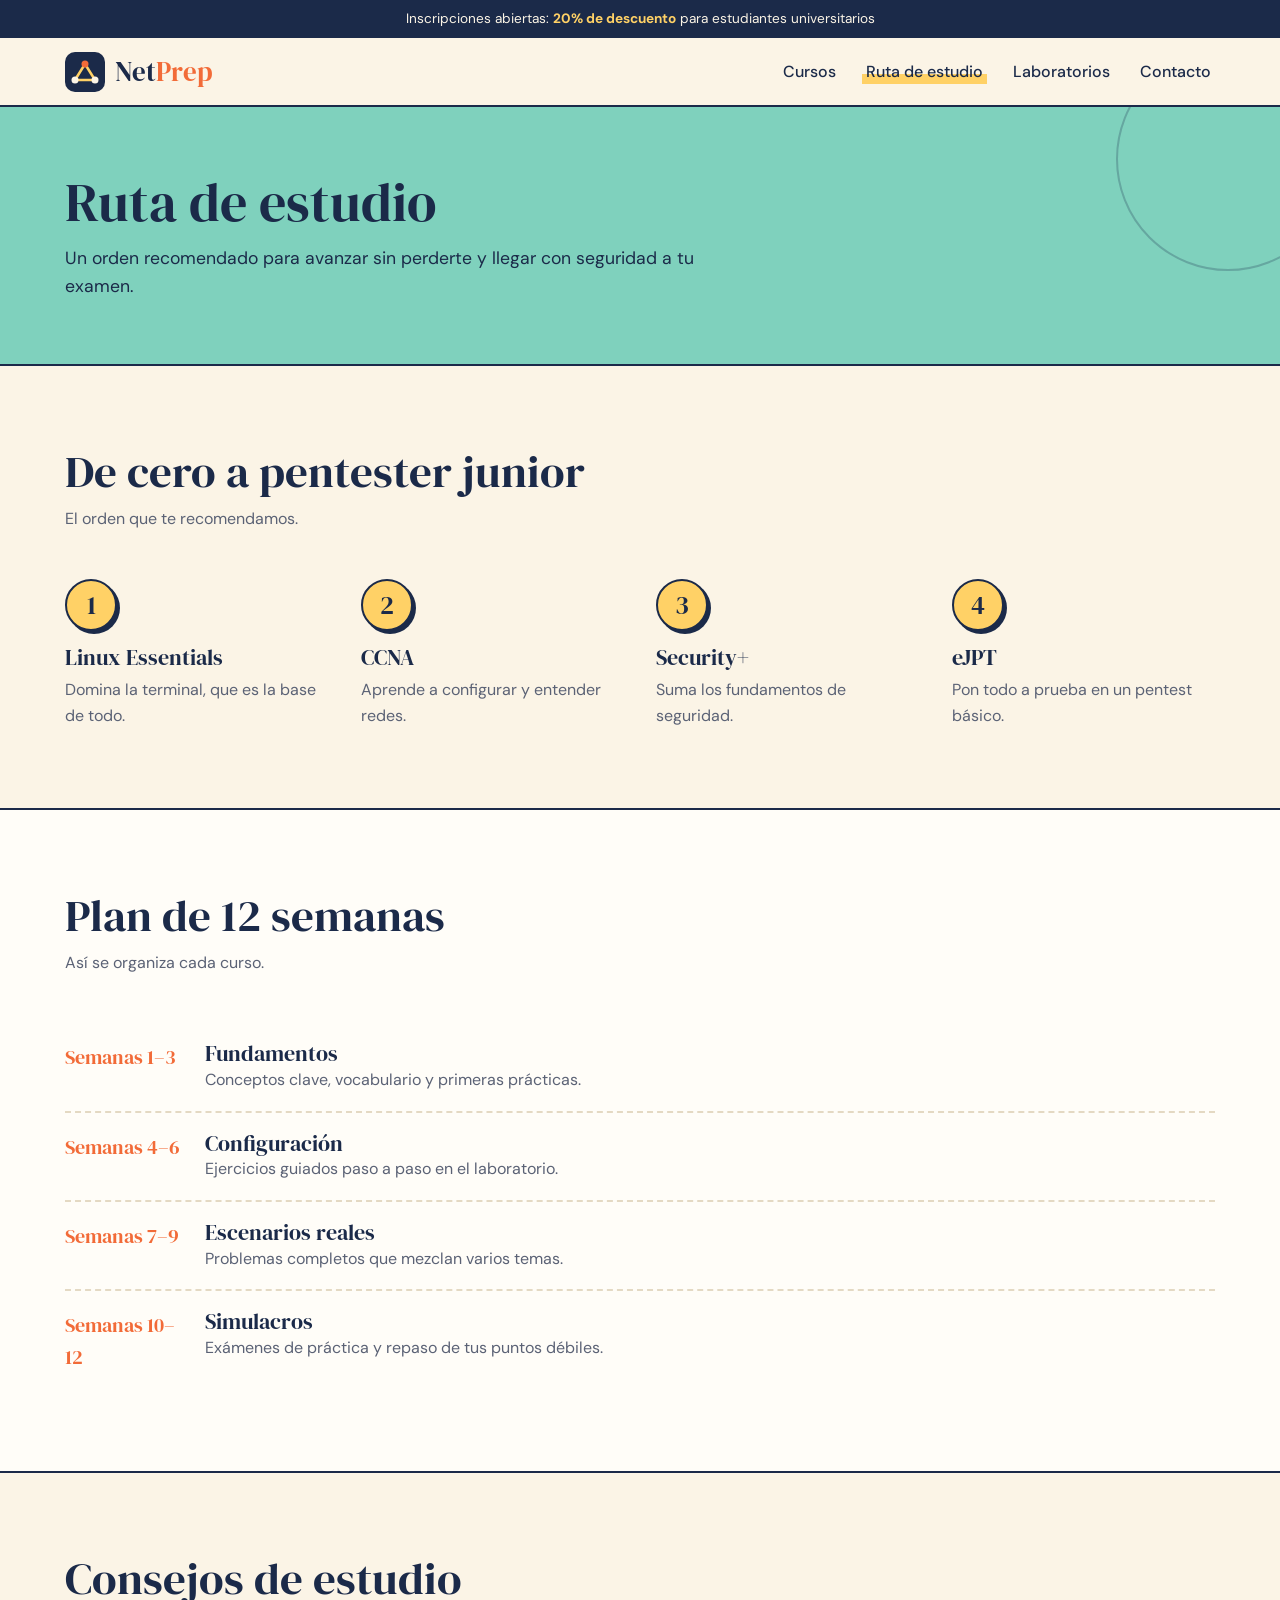
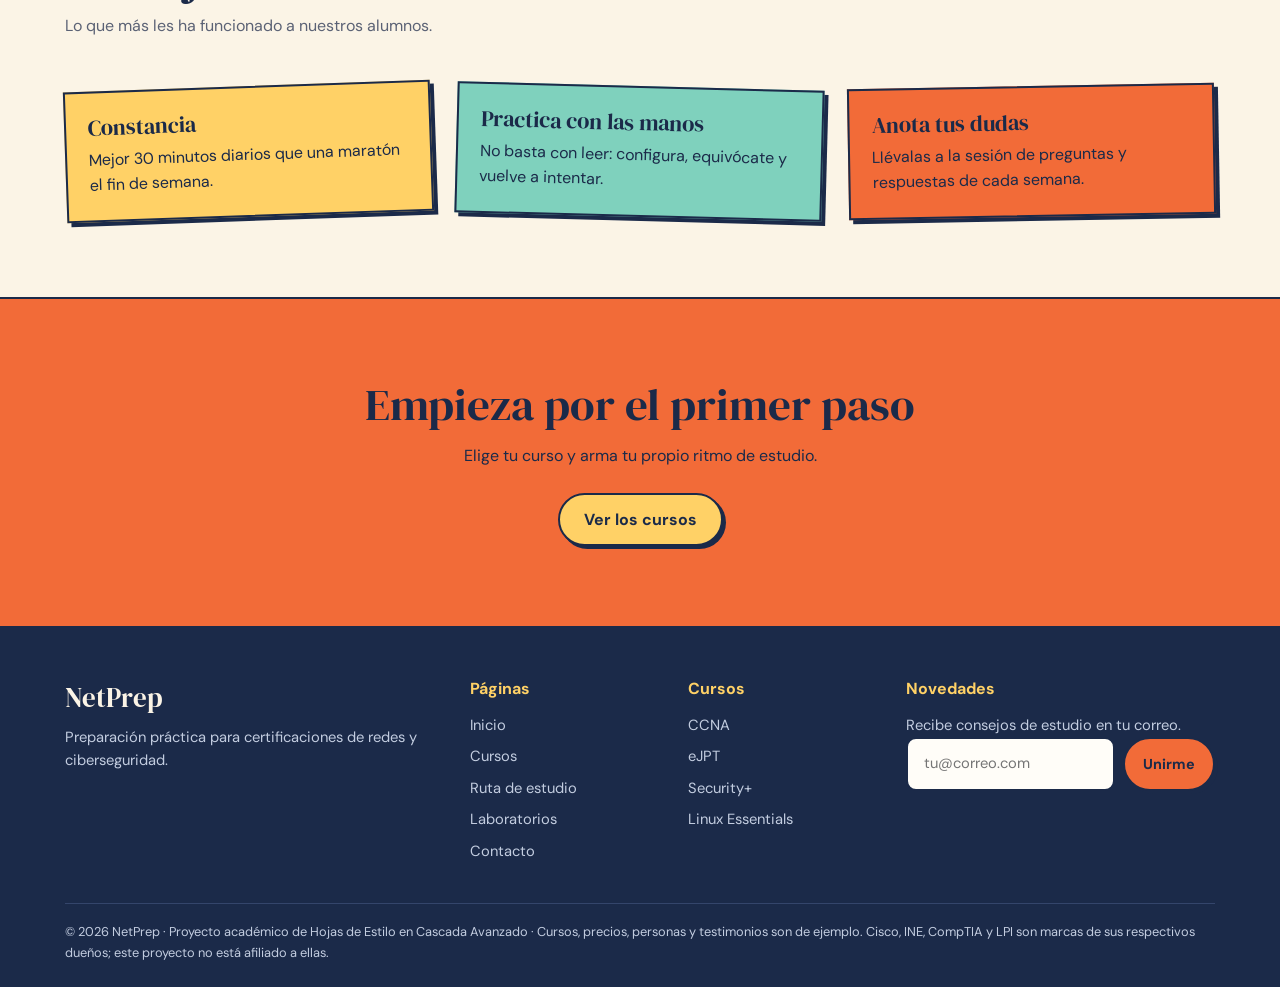
<file: netprep/ruta.html>
<!DOCTYPE html>
<html lang="es">
<head>
  <meta charset="UTF-8">
  <!-- El viewport hace que la página se vea bien en el celular -->
  <meta name="viewport" content="width=device-width, initial-scale=1.0">
  <title>Ruta de estudio | NetPrep</title>
  <link rel="stylesheet" href="https://fonts.googleapis.com/css2?family=DM+Sans:wght@400;500;700&family=DM+Serif+Display&display=swap">
  <link rel="stylesheet" href="css/botones.css"> <!-- botones y pegatinas (LESS) -->
  <link rel="stylesheet" href="css/style.css">   <!-- el resto de estilos (SASS) -->
</head>
<body>

<!-- Barra de aviso de arriba -->
<div class="aviso">Inscripciones abiertas: <strong>20% de descuento</strong> para estudiantes universitarios</div>

<!-- ========== CABECERA (es igual en todas las páginas) ========== -->
<header class="header">
  <nav class="contenedor nav">
    <!-- El logo es un dibujo SVG: tres nodos conectados, como una red -->
    <a href="index.html" class="logo">
      <svg viewBox="0 0 40 40" width="40" height="40" aria-hidden="true">
        <rect width="40" height="40" rx="10" fill="#1b2a49"/>
        <path d="M10 28 L20 12 L30 28 Z" fill="none" stroke="#ffd166" stroke-width="2.5" stroke-linejoin="round"/>
        <circle cx="10" cy="28" r="3.5" fill="#fbf4e6"/>
        <circle cx="20" cy="12" r="3.5" fill="#f26b38" class="nodo"/>
        <circle cx="30" cy="28" r="3.5" fill="#fbf4e6"/>
      </svg>
      <span>Net<b>Prep</b></span>
    </a>
    <ul class="menu"><li><a href="cursos.html">Cursos</a></li><li><a href="ruta.html" class="activo">Ruta de estudio</a></li><li><a href="laboratorios.html">Laboratorios</a></li><li><a href="contacto.html">Contacto</a></li></ul>
  </nav>
</header>

<main>
<section class="cabecera-pagina verde"><div class="contenedor"><h1>Ruta de estudio</h1><p>Un orden recomendado para avanzar sin perderte y llegar con seguridad a tu examen.</p></div></section>
  <section>
    <div class="contenedor">
      <div class="titulo-seccion"><h2>De cero a pentester junior</h2><p>El orden que te recomendamos.</p></div>
      <div class="pasos"><div class="paso"><span class="num">1</span><h3>Linux Essentials</h3><p>Domina la terminal, que es la base de todo.</p></div><div class="paso"><span class="num">2</span><h3>CCNA</h3><p>Aprende a configurar y entender redes.</p></div><div class="paso"><span class="num">3</span><h3>Security+</h3><p>Suma los fundamentos de seguridad.</p></div><div class="paso"><span class="num">4</span><h3>eJPT</h3><p>Pon todo a prueba en un pentest básico.</p></div></div>
    </div>
  </section>

  <section class="franja">
    <div class="contenedor">
      <div class="titulo-seccion"><h2>Plan de 12 semanas</h2><p>Así se organiza cada curso.</p></div>
      <ul class="linea-tiempo"><li><span class="sem">Semanas 1–3</span><div><h3>Fundamentos</h3><p>Conceptos clave, vocabulario y primeras prácticas.</p></div></li><li><span class="sem">Semanas 4–6</span><div><h3>Configuración</h3><p>Ejercicios guiados paso a paso en el laboratorio.</p></div></li><li><span class="sem">Semanas 7–9</span><div><h3>Escenarios reales</h3><p>Problemas completos que mezclan varios temas.</p></div></li><li><span class="sem">Semanas 10–12</span><div><h3>Simulacros</h3><p>Exámenes de práctica y repaso de tus puntos débiles.</p></div></li></ul>
    </div>
  </section>

  <section>
    <div class="contenedor">
      <div class="titulo-seccion"><h2>Consejos de estudio</h2><p>Lo que más les ha funcionado a nuestros alumnos.</p></div>
      <div class="grid-3"><div class="nota amarillo"><h3>Constancia</h3><p>Mejor 30 minutos diarios que una maratón el fin de semana.</p></div><div class="nota verde"><h3>Practica con las manos</h3><p>No basta con leer: configura, equivócate y vuelve a intentar.</p></div><div class="nota naranja"><h3>Anota tus dudas</h3><p>Llévalas a la sesión de preguntas y respuestas de cada semana.</p></div></div>
    </div>
  </section>

  <section class="cta naranja"><div class="contenedor"><h2>Empieza por el primer paso</h2><p>Elige tu curso y arma tu propio ritmo de estudio.</p><a href="cursos.html" class="btn-claro">Ver los cursos</a></div></section>
</main>

<!-- ========== PIE DE PÁGINA (es igual en todas las páginas) ========== -->
<footer class="pie-pagina">
  <div class="contenedor">
    <div class="cols">
      <div><p class="nombre">NetPrep</p><p>Preparación práctica para certificaciones de redes y ciberseguridad.</p></div>
      <div><h4>Páginas</h4><a href="index.html">Inicio</a><a href="cursos.html">Cursos</a><a href="ruta.html">Ruta de estudio</a><a href="laboratorios.html">Laboratorios</a><a href="contacto.html">Contacto</a></div>
      <div><h4>Cursos</h4><a href="cursos.html#ccna">CCNA</a><a href="cursos.html#ejpt">eJPT</a><a href="cursos.html#secplus">Security+</a><a href="cursos.html#linux">Linux Essentials</a></div>
      <div><h4>Novedades</h4><p>Recibe consejos de estudio en tu correo.</p>
        <form onsubmit="return false"><input type="email" placeholder="tu@correo.com"><button class="btn btn-sm">Unirme</button></form></div>
    </div>
    <p class="legal">© 2026 NetPrep · Proyecto académico de Hojas de Estilo en Cascada Avanzado · Cursos, precios, personas y testimonios son de ejemplo. Cisco, INE, CompTIA y LPI son marcas de sus respectivos dueños; este proyecto no está afiliado a ellas.</p>
  </div>
</footer>

</body>
</html>
</file>
<file: netprep/css/botones.css>
/* Compilado desde less/botones.less  (comando: lessc less/botones.less css/botones.css) */
.btn{display:inline-block;padding:12px 24px;border:2px solid #1b2a49;border-radius:50px;background:#f26b38;color:#1b2a49;font-family:inherit;font-size:1rem;font-weight:700;text-decoration:none;cursor:pointer;box-shadow:3px 3px 0 #1b2a49;transition:transform .2s,box-shadow .2s}
.btn:hover{transform:translate(-2px,-2px);box-shadow:5px 5px 0 #1b2a49}
.btn:active{transform:translate(2px,2px);box-shadow:1px 1px 0 #1b2a49}
.btn-claro{display:inline-block;padding:12px 24px;border:2px solid #1b2a49;border-radius:50px;background:#ffd166;color:#1b2a49;font-family:inherit;font-size:1rem;font-weight:700;text-decoration:none;cursor:pointer;box-shadow:3px 3px 0 #1b2a49;transition:transform .2s,box-shadow .2s}
.btn-claro:hover{transform:translate(-2px,-2px);box-shadow:5px 5px 0 #1b2a49}
.btn-claro:active{transform:translate(2px,2px);box-shadow:1px 1px 0 #1b2a49}
.btn-contorno{display:inline-block;padding:12px 24px;border:2px solid #1b2a49;border-radius:50px;background:#fbf4e6;color:#1b2a49;font-family:inherit;font-size:1rem;font-weight:700;text-decoration:none;cursor:pointer;box-shadow:3px 3px 0 #1b2a49;transition:transform .2s,box-shadow .2s}
.btn-contorno:hover{transform:translate(-2px,-2px);box-shadow:5px 5px 0 #1b2a49}
.btn-contorno:active{transform:translate(2px,2px);box-shadow:1px 1px 0 #1b2a49}
.btn-sm{padding:6px 18px;font-size:.9rem}
.pegatina{display:inline-block;padding:4px 14px;background:#ffd166;border:2px solid #1b2a49;border-radius:50px;font-size:.85rem;font-weight:700;box-shadow:2px 2px 0 rgba(27,42,73,.4);transform:rotate(-3deg)}
</file>
<file: netprep/css/style.css>
/* Compilado desde scss/style.scss  (comando: sass scss/style.scss css/style.css) */
*{box-sizing:border-box;margin:0;padding:0}
html{scroll-behavior:smooth}
body{font-family:'DM Sans','Segoe UI',Arial,sans-serif;background:#fbf4e6;color:#1b2a49;line-height:1.6}
img,svg{max-width:100%;height:auto;display:block}
ul{list-style:none}
a{color:inherit}
h1,h2,h3{font-family:'DM Serif Display',Georgia,serif;font-weight:400;line-height:1.15}
h1{font-size:clamp(2.4rem,6vw,4rem)}
h2{font-size:clamp(1.9rem,4vw,2.8rem)}
h3{font-size:1.4rem}
.contenedor{width:min(100% - 2rem,1150px);margin:0 auto}
section{padding:80px 0}
.marcador{background:linear-gradient(transparent 60%,#ffd166 60%);padding:0 4px}
.titulo-seccion{margin-bottom:48px;max-width:600px}
.titulo-seccion p{color:#5b6275;margin-top:8px}
.naranja{background:#f26b38;color:#1b2a49}
.verde{background:#7fd1bd;color:#1b2a49}
.amarillo{background:#ffd166;color:#1b2a49}
.azul{background:#1b2a49;color:#fbf4e6}
.franja{background:#fffdf8;border-top:2px solid #1b2a49;border-bottom:2px solid #1b2a49}
.aviso{padding:8px 16px;background:#1b2a49;color:#fbf4e6;font-size:.85rem;text-align:center}
.aviso strong{color:#ffd166}
.header{position:sticky;top:0;z-index:10;background:#fbf4e6;border-bottom:2px solid #1b2a49}
.header .nav{display:flex;flex-wrap:wrap;justify-content:space-between;align-items:center;gap:10px 24px;padding:12px 0}
.header .logo{display:flex;align-items:center;gap:10px;text-decoration:none;font-family:'DM Serif Display',Georgia,serif;font-size:1.7rem}
.header .logo b{color:#f26b38;font-weight:400}
.header .nodo{transform-box:fill-box;transform-origin:center;animation:latido 2.4s ease-in-out infinite}
.header .menu{display:flex;flex-wrap:wrap;gap:6px 22px}
.header .menu a{padding:2px 4px;text-decoration:none;font-weight:500;transition:color .2s}
.header .menu a:hover{color:#f26b38}
.header .menu a.activo{background:linear-gradient(transparent 60%,#ffd166 60%)}
.hero{padding-top:64px;background-image:radial-gradient(#e4d9c3 1.5px,transparent 1.5px);background-size:22px 22px}
.hero .hero-grid{display:grid;gap:48px;align-items:center}
.hero .pegatina{margin-bottom:16px;animation:balanceo 3s ease-in-out infinite}
.hero h1{margin-bottom:16px}
.hero .hero-texto p{max-width:48ch;margin-bottom:28px;color:#5b6275;font-size:1.1rem}
.hero .botones{display:flex;flex-wrap:wrap;gap:16px}
.hero .mini-datos{display:flex;flex-wrap:wrap;gap:8px 28px;margin-top:32px;font-size:.9rem;color:#5b6275}
.hero .mini-datos strong{display:block;font-family:'DM Serif Display',Georgia,serif;font-size:1.8rem;font-weight:400;line-height:1.1;color:#1b2a49}
.hero .hero-visual{position:relative;padding-bottom:30px}
@media (min-width:1050px){.hero .hero-grid{grid-template-columns:1.1fr 1fr}}
.terminal{background:#1b2a49;border:2px solid #1b2a49;border-radius:14px;overflow:hidden;box-shadow:8px 8px 0 #f26b38;font-family:Consolas,'Courier New',monospace;font-size:.9rem}
.terminal .barra{display:flex;align-items:center;gap:6px;padding:10px 14px;background:#2b3d63}
.terminal .barra span{width:11px;height:11px;border-radius:50%;background:#ffd166}
.terminal .barra span:first-child{background:#f26b38}
.terminal .barra span:last-of-type{background:#7fd1bd}
.terminal .barra p{margin-left:10px;color:#b8c4dd;font-size:.8rem}
.terminal .cuerpo{padding:20px;min-height:210px}
.terminal .linea{opacity:0;overflow-wrap:anywhere;color:#cfd8ea;animation:aparecer .4s ease forwards}
.terminal .l1{animation-delay:.4s;color:#ffd166}
.terminal .l2{animation-delay:1.2s}
.terminal .l3{animation-delay:2s;color:#ffd166}
.terminal .l4{animation-delay:2.8s}
.terminal .l5{animation-delay:3.2s}
.terminal .l6{animation-delay:3.8s;color:#ffd166}
.terminal .cursor{display:inline-block;width:9px;height:1.1em;background:#ffd166;vertical-align:text-bottom;animation:parpadeo 1s steps(1) infinite}
.nota-adhesiva{position:relative;max-width:260px;margin-top:20px;padding:14px 16px;background:#ffd166;border:2px solid #1b2a49;box-shadow:3px 3px 0 #1b2a49;font-size:.9rem;transform:rotate(-3deg)}
@media (min-width:768px){.nota-adhesiva{position:absolute;left:-24px;bottom:-6px;margin:0}}
.marcas{padding:28px 0;background:#fffdf8;border-top:2px solid #1b2a49;border-bottom:2px solid #1b2a49}
.marcas p{margin-bottom:14px;text-align:center;font-size:.9rem;color:#5b6275}
.marcas ul{display:flex;flex-wrap:wrap;justify-content:center;align-items:center;gap:20px 56px}
.marcas li{display:flex;align-items:center;font-family:'DM Serif Display',Georgia,serif;font-size:1.7rem;opacity:.65;transition:opacity .2s}
.marcas li:hover{opacity:1}
.marcas img{height:44px;width:auto;max-width:180px;object-fit:contain;filter:grayscale(1)}
@media (min-width:768px){.marcas img{height:56px}}
.grid-2,.grid-3{display:grid;gap:24px}
@media (min-width:768px){.grid-2{grid-template-columns:repeat(2,1fr)}}
@media (min-width:768px){.grid-3{grid-template-columns:repeat(2,1fr)}}
@media (min-width:1050px){.grid-3{grid-template-columns:repeat(3,1fr)}}
.curso{background:#fffdf8;border:2px solid #1b2a49;border-radius:14px;box-shadow:4px 4px 0 #1b2a49;overflow:hidden;display:flex;flex-direction:column;transition:transform .2s,box-shadow .2s}
.curso:hover{-webkit-transform:translate(-3px,-3px);transform:translate(-3px,-3px);box-shadow:7px 7px 0 #1b2a49}
.curso .curso-cabecera{display:flex;justify-content:space-between;align-items:flex-end;min-height:110px;padding:20px;border-bottom:2px solid #1b2a49}
.curso .sigla{font-family:'DM Serif Display',Georgia,serif;font-size:2.4rem;line-height:1}
.curso .nivel{padding:3px 12px;border:2px solid currentColor;border-radius:50px;font-size:.78rem;font-weight:700}
.curso .curso-cuerpo{display:flex;flex-direction:column;flex:1;gap:12px;padding:20px}
.curso .curso-cuerpo p{color:#5b6275}
.curso .datos{display:flex;flex-wrap:wrap;gap:6px 16px;font-size:.85rem;font-weight:700}
.curso .pie{display:flex;justify-content:space-between;align-items:center;gap:10px;margin-top:auto;padding-top:16px;border-top:2px dashed #e4d9c3}
.curso .precio{font-family:'DM Serif Display',Georgia,serif;font-size:1.8rem}
.lista-check{display:grid;gap:6px}
.lista-check li{position:relative;padding-left:26px;font-size:.92rem}
.lista-check li::before{content:"✓";position:absolute;left:0;color:#1f8a7d;font-weight:700}
@media (min-width:768px){.lista-dos{grid-template-columns:repeat(2,1fr)}}
.banner{grid-column:1 / -1;display:flex;flex-wrap:wrap;justify-content:space-between;align-items:center;gap:16px;padding:28px;border:2px solid #1b2a49;border-radius:14px;box-shadow:4px 4px 0 #f26b38}
.banner p{opacity:.85}
.video-bloque{display:grid;gap:48px}
.video-bloque .video{background:#fffdf8;border:2px solid #1b2a49;border-radius:14px;box-shadow:4px 4px 0 #f26b38;overflow:hidden;aspect-ratio:16/9}
.video-bloque .video video{width:100%;height:100%;object-fit:cover;background:#1b2a49}
@media (min-width:1050px){.video-bloque{grid-template-columns:1fr 1.3fr}.video-bloque .video{grid-column:2;grid-row:1 / 3;align-self:center}.video-bloque .texto-video{grid-column:1;grid-row:1}.video-bloque .lista-check{grid-column:1;grid-row:2}}
.pasos{display:flex;flex-wrap:wrap;gap:32px}
.pasos .paso{flex:1 1 220px}
.pasos .num{display:flex;align-items:center;justify-content:center;width:52px;height:52px;margin-bottom:14px;background:#ffd166;border:2px solid #1b2a49;border-radius:50%;font-family:'DM Serif Display',Georgia,serif;font-size:1.6rem;box-shadow:3px 3px 0 #1b2a49;transition:transform .4s}
.pasos .paso:hover .num{transform:rotate(360deg)}
.pasos p{margin-top:6px;color:#5b6275}
.numeros{padding:48px 0}
.numeros .contenedor{display:grid;grid-template-columns:repeat(2,1fr);gap:24px;text-align:center}
.numeros strong{display:block;font-family:'DM Serif Display',Georgia,serif;font-size:clamp(2rem,5vw,3rem);font-weight:400;line-height:1.1;color:#ffd166}
.numeros span{font-size:.9rem}
@media (min-width:768px){.numeros .contenedor{grid-template-columns:repeat(4,1fr)}}
.testimonio{background:#fffdf8;border:2px solid #1b2a49;border-radius:14px;box-shadow:4px 4px 0 #7fd1bd;display:flex;flex-direction:column;gap:16px;padding:24px;transition:transform .3s}
.testimonio:nth-child(odd){transform:rotate(-1deg)}
.testimonio:nth-child(even){transform:rotate(1deg)}
.testimonio:hover{transform:rotate(0)}
.testimonio .autor{display:flex;align-items:center;gap:12px;font-size:.9rem;color:#5b6275}
.testimonio .autor strong{display:block;color:#1b2a49}
.avatar{display:flex;align-items:center;justify-content:center;flex:0 0 46px;width:46px;height:46px;border:2px solid #1b2a49;border-radius:50%;font-weight:700}
.persona{text-align:center}
.persona .foto{display:flex;align-items:center;justify-content:center;width:120px;height:120px;margin:0 auto 14px;border:2px solid #1b2a49;border-radius:50%;font-family:'DM Serif Display',Georgia,serif;font-size:2.6rem;box-shadow:4px 4px 0 #1b2a49;transition:transform .3s}
.persona:hover .foto{transform:scale(1.06) rotate(-4deg)}
.persona p{color:#5b6275;font-size:.92rem}
.persona .certs{display:flex;flex-wrap:wrap;justify-content:center;gap:6px;margin-top:10px}
.persona .certs span{padding:2px 10px;background:#fffdf8;border:2px solid #1b2a49;border-radius:50px;font-size:.75rem;font-weight:700}
.cta{border-top:2px solid #1b2a49;border-bottom:2px solid #1b2a49;text-align:center}
.cta .contenedor{max-width:720px}
.cta p{margin:12px 0 24px}
.cabecera-pagina{position:relative;overflow:hidden;padding:64px 0;border-bottom:2px solid #1b2a49}
.cabecera-pagina h1{font-size:clamp(2.2rem,5vw,3.4rem)}
.cabecera-pagina p{max-width:56ch;margin-top:10px;font-size:1.1rem}
.cabecera-pagina::after{content:"";position:absolute;right:-60px;top:-60px;width:220px;height:220px;border:2px solid #1b2a49;border-radius:50%;opacity:.25}
.caja{background:#fffdf8;border:2px solid #1b2a49;border-radius:14px;box-shadow:4px 4px 0 #ffd166;padding:24px}
.caja h3{margin-bottom:8px}
.caja p{color:#5b6275}
.tabla-wrap{background:#fffdf8;border:2px solid #1b2a49;border-radius:14px;box-shadow:4px 4px 0 #1b2a49;overflow-x:auto}
table{width:100%;min-width:560px;border-collapse:collapse}
th,td{padding:14px 18px;text-align:left;border-bottom:1px solid #e4d9c3}
th{background:#ffd166;font-size:.85rem}
tbody tr:hover{background:#fff3d6}
tbody tr:last-child td{border-bottom:0}
.linea-tiempo li{display:flex;gap:20px;padding:18px 0;border-bottom:2px dashed #e4d9c3}
.linea-tiempo li:last-child{border-bottom:0}
.linea-tiempo .sem{flex:0 0 120px;font-family:'DM Serif Display',Georgia,serif;font-size:1.25rem;color:#f26b38}
.linea-tiempo p{color:#5b6275}
.nota{padding:22px;border:2px solid #1b2a49;box-shadow:4px 4px 0 #1b2a49;transition:transform .3s}
.nota:nth-child(1){transform:rotate(-2deg)}
.nota:nth-child(2){transform:rotate(1.5deg)}
.nota:nth-child(3){transform:rotate(-1deg)}
.nota:hover{transform:rotate(0) scale(1.03)}
.nota h3{margin-bottom:6px}
.faq{max-width:760px}
.faq details{background:#fffdf8;border:2px solid #1b2a49;border-radius:14px;box-shadow:4px 4px 0 #1b2a49;padding:16px 20px;margin-bottom:14px}
.faq details[open]{background:#fff3d6}
.faq summary{display:flex;justify-content:space-between;cursor:pointer;font-weight:700;list-style:none}
.faq summary::-webkit-details-marker{display:none}
.faq summary::after{content:"+";color:#f26b38;font-size:1.4rem;line-height:1;transition:transform .3s}
.faq details[open] summary::after{transform:rotate(45deg)}
.faq p{margin-top:10px;color:#5b6275}
.panel{display:grid;gap:24px;grid-template-areas:"intro" "diagrama" "d1" "d2"}
.panel .intro{grid-area:intro}
.panel .intro p{max-width:50ch;margin-top:12px;color:#5b6275}
.panel .diagrama{background:#fffdf8;border:2px solid #1b2a49;border-radius:14px;box-shadow:4px 4px 0 #f26b38;grid-area:diagrama;display:grid;align-content:center;padding:20px}
.panel .d1{grid-area:d1}
.panel .d2{grid-area:d2}
.panel .dato{background:#fffdf8;border:2px solid #1b2a49;border-radius:14px;box-shadow:4px 4px 0 #1b2a49;padding:24px}
.panel .dato strong{display:block;font-family:'DM Serif Display',Georgia,serif;font-size:2.6rem;font-weight:400;line-height:1.1;color:#f26b38}
@media (min-width:1050px){.panel{grid-template-columns:1fr 1fr 1.4fr;grid-template-areas:"intro intro diagrama" "d1 d2 diagrama"}}
.diagrama svg text{font-family:'DM Sans','Segoe UI',Arial,sans-serif;font-size:13px;fill:#1b2a49;text-anchor:middle}
.diagrama svg .equipo{fill:#fffdf8;stroke:#1b2a49;stroke-width:2}
.diagrama svg .enlace{stroke:#f26b38;stroke-width:2.5;stroke-dasharray:6 6;animation:flujo 1.5s linear infinite}
.contacto-grid{display:grid;gap:48px}
@media (min-width:1050px){.contacto-grid{grid-template-columns:1fr 1fr}}
.contacto-info{background:#fffdf8;border:2px solid #1b2a49;border-radius:14px;box-shadow:4px 4px 0 #7fd1bd;padding:28px}
.contacto-info li{margin-bottom:10px}
form{display:grid;gap:12px}
input,select,textarea{padding:13px 16px;border:2px solid #1b2a49;border-radius:10px;background:#fffdf8;font:inherit;color:#1b2a49;transition:box-shadow .2s}
input:focus,select:focus,textarea:focus{outline:0;box-shadow:4px 4px 0 #f26b38}
.pie-pagina{padding:48px 0 24px;background:#1b2a49;color:#c3cde0;font-size:.92rem}
.pie-pagina .cols{display:grid;gap:32px}
@media (min-width:768px){.pie-pagina .cols{grid-template-columns:2fr 1fr 1fr 1.6fr}}
.pie-pagina .nombre{margin-bottom:6px;font-family:'DM Serif Display',Georgia,serif;font-size:1.7rem;color:#fbf4e6}
.pie-pagina h4{margin-bottom:12px;font-size:1rem;color:#ffd166}
.pie-pagina a{display:block;margin-bottom:8px;text-decoration:none;transition:color .2s}
.pie-pagina a:hover{color:#ffd166}
.pie-pagina form{display:flex;gap:8px}
.pie-pagina form input{flex:1;min-width:0}
.pie-pagina .legal{margin-top:32px;padding-top:18px;border-top:1px solid #34456b;font-size:.8rem}
@keyframes aparecer{from{opacity:0;transform:translateY(8px)}to{opacity:1;transform:none}}
@keyframes parpadeo{0%,100%{opacity:1}50%{opacity:0}}
@keyframes latido{0%,100%{transform:scale(1)}50%{transform:scale(1.35)}}
@keyframes flujo{to{stroke-dashoffset:-12}}
@keyframes balanceo{0%,100%{transform:rotate(-3deg)}50%{transform:rotate(3deg)}}
@supports not (display:grid){.grid-2,.grid-3{display:flex;flex-wrap:wrap}.curso,.testimonio,.caja{flex:1 1 280px}}
@media (prefers-reduced-motion:reduce){*,*::before,*::after{animation:none !important;transition:none !important}}
</file>
